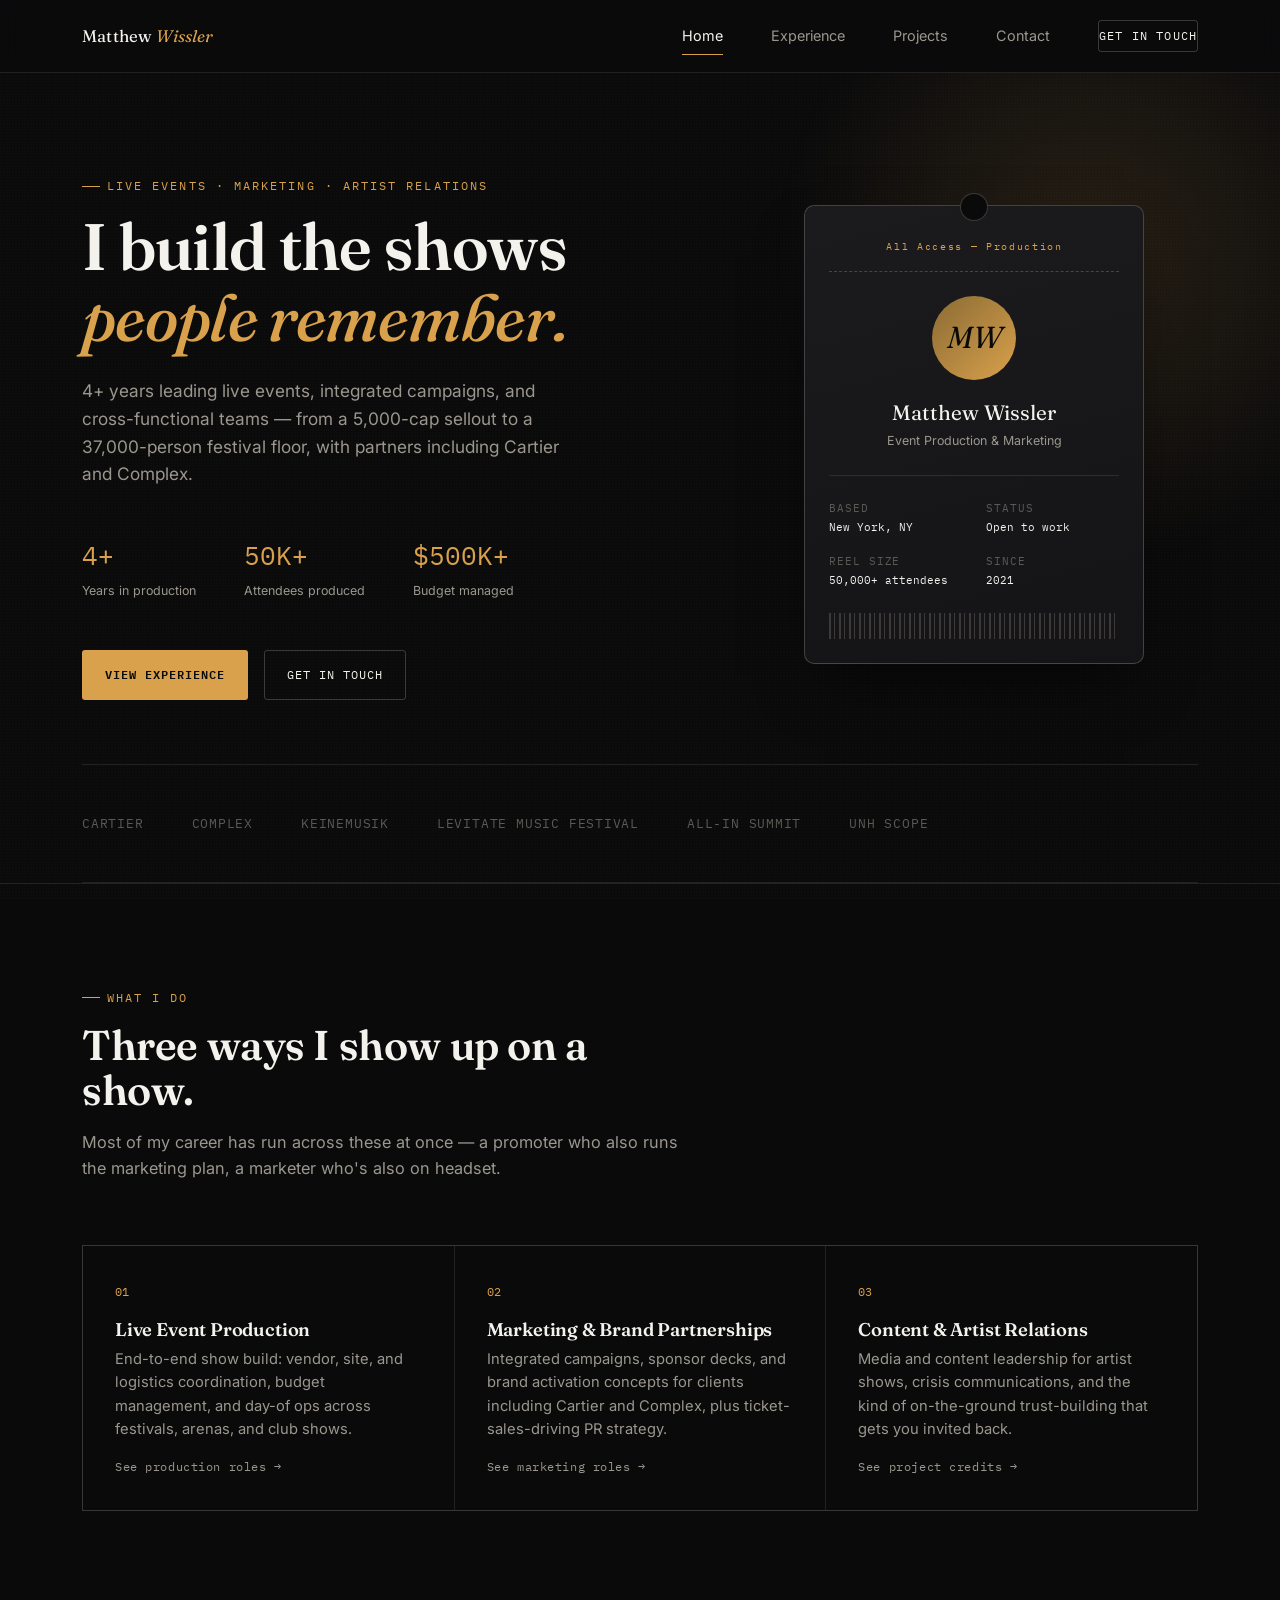
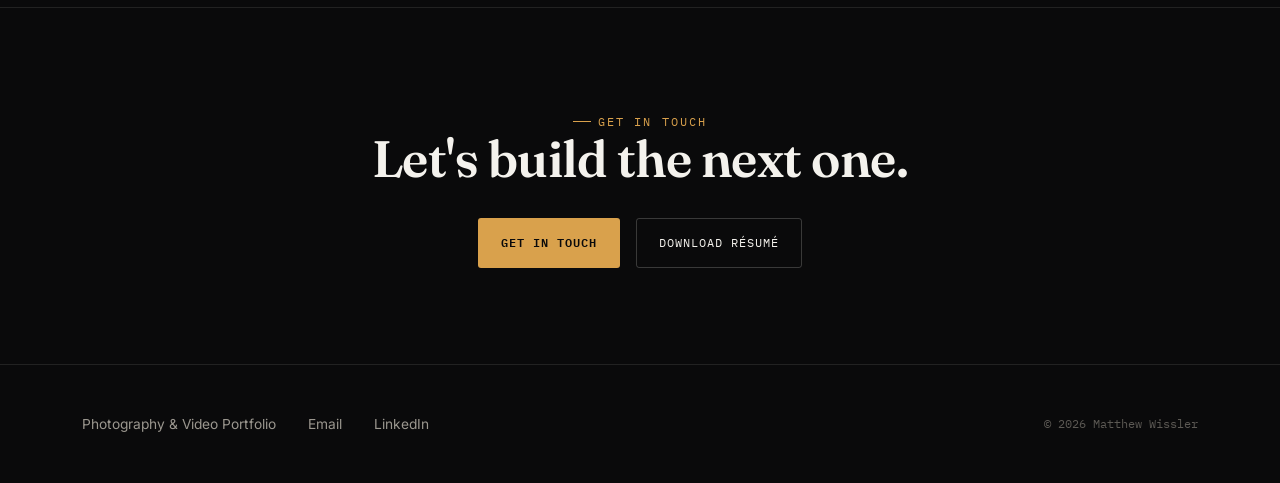
<file: wissler-events-site/index.html>
<!DOCTYPE html>
<html lang="en">
<head>
<meta charset="UTF-8" />
<meta name="viewport" content="width=device-width, initial-scale=1.0" />
<title>Matthew Wissler — Event Production &amp; Marketing</title>
<meta name="description" content="Matthew Wissler — live event production, marketing, and artist relations. 4+ years leading large-scale shows, from 5,000-cap sellouts to 37,000-person festival floors." />
<link rel="preconnect" href="https://fonts.googleapis.com" />
<link rel="preconnect" href="https://fonts.gstatic.com" crossorigin />
<link href="https://fonts.googleapis.com/css2?family=Fraunces:ital,wght@0,500;0,600;1,500;1,600&family=Inter:wght@400;500;600;700&family=IBM+Plex+Mono:wght@400;500&display=swap" rel="stylesheet" />
<link rel="stylesheet" href="css/style.css" />
</head>
<body>

<nav class="site-nav">
  <div class="container">
    <a href="index.html" class="nav-brand">Matthew <span>Wissler</span></a>
    <button class="nav-toggle" aria-label="Toggle menu" aria-expanded="false">☰</button>
    <div class="nav-links">
      <a href="index.html" aria-current="page">Home</a>
      <a href="experience.html">Experience</a>
      <a href="projects.html">Projects</a>
      <a href="contact.html">Contact</a>
      <a href="contact.html" class="nav-cta">Get In Touch</a>
    </div>
  </div>
</nav>

<header class="hero">
  <div class="container hero-grid">
    <div>
      <span class="eyebrow">Live Events · Marketing · Artist Relations</span>
      <h1>I build the shows <em>people remember.</em></h1>
      <p class="hero-lede">4+ years leading live events, integrated campaigns, and cross-functional teams — from a 5,000-cap sellout to a 37,000-person festival floor, with partners including Cartier and Complex.</p>

      <div class="stat-row">
        <div>
          <span class="stat-num">4+</span>
          <span class="stat-label">Years in production</span>
        </div>
        <div>
          <span class="stat-num">50K+</span>
          <span class="stat-label">Attendees produced</span>
        </div>
        <div>
          <span class="stat-num">$500K+</span>
          <span class="stat-label">Budget managed</span>
        </div>
      </div>

      <div class="btn-row">
        <a href="experience.html" class="btn btn-primary">View Experience</a>
        <a href="contact.html" class="btn btn-ghost">Get In Touch</a>
      </div>
    </div>

    <div class="credential reveal">
      <div class="credential-tag">All Access — Production</div>
      <div class="credential-photo">MW</div>
      <div class="credential-name">Matthew Wissler</div>
      <div class="credential-role">Event Production &amp; Marketing</div>
      <dl class="credential-fields">
        <div>
          <dt>Based</dt>
          <dd>New York, NY</dd>
        </div>
        <div>
          <dt>Status</dt>
          <dd>Open to work</dd>
        </div>
        <div>
          <dt>Reel Size</dt>
          <dd>50,000+ attendees</dd>
        </div>
        <div>
          <dt>Since</dt>
          <dd>2021</dd>
        </div>
      </dl>
      <div class="credential-barcode" aria-hidden="true"></div>
    </div>
  </div>
</header>

<div class="container">
  <div class="credit-strip reveal">
    <span>Cartier</span>
    <span>Complex</span>
    <span>Keinemusik</span>
    <span>Levitate Music Festival</span>
    <span>All-In Summit</span>
    <span>UNH SCOPE</span>
  </div>
</div>

<section class="section">
  <div class="container">
    <div class="section-head reveal">
      <span class="eyebrow">What I Do</span>
      <h2>Three ways I show up on a show.</h2>
      <p>Most of my career has run across these at once — a promoter who also runs the marketing plan, a marketer who's also on headset.</p>
    </div>

    <div class="pillars reveal">
      <div class="pillar">
        <span class="pillar-num">01</span>
        <h3>Live Event Production</h3>
        <p>End-to-end show build: vendor, site, and logistics coordination, budget management, and day-of ops across festivals, arenas, and club shows.</p>
        <a href="experience.html" class="pillar-link">See production roles →</a>
      </div>
      <div class="pillar">
        <span class="pillar-num">02</span>
        <h3>Marketing &amp; Brand Partnerships</h3>
        <p>Integrated campaigns, sponsor decks, and brand activation concepts for clients including Cartier and Complex, plus ticket-sales-driving PR strategy.</p>
        <a href="experience.html" class="pillar-link">See marketing roles →</a>
      </div>
      <div class="pillar">
        <span class="pillar-num">03</span>
        <h3>Content &amp; Artist Relations</h3>
        <p>Media and content leadership for artist shows, crisis communications, and the kind of on-the-ground trust-building that gets you invited back.</p>
        <a href="projects.html" class="pillar-link">See project credits →</a>
      </div>
    </div>
  </div>
</section>

<section class="cta-band section">
  <div class="container">
    <span class="eyebrow">Get In Touch</span>
    <h2>Let's build the next one.</h2>
    <div class="btn-row">
      <a href="contact.html" class="btn btn-primary">Get In Touch</a>
      <a href="assets/Matthew_Wissler_Resume.pdf" class="btn btn-ghost" download>Download Résumé</a>
    </div>
  </div>
</section>

<footer class="site-footer">
  <div class="container footer-grid">
    <div class="footer-links">
      <a href="https://wisslerstudios.com" target="_blank" rel="noopener">Photography &amp; Video Portfolio</a>
      <a href="mailto:matthewwissler21@gmail.com">Email</a>
      <a href="#" data-linkedin-placeholder>LinkedIn</a>
    </div>
    <span class="footer-copy">© 2026 Matthew Wissler</span>
  </div>
</footer>

<script src="js/main.js"></script>
</body>
</html>
</file>
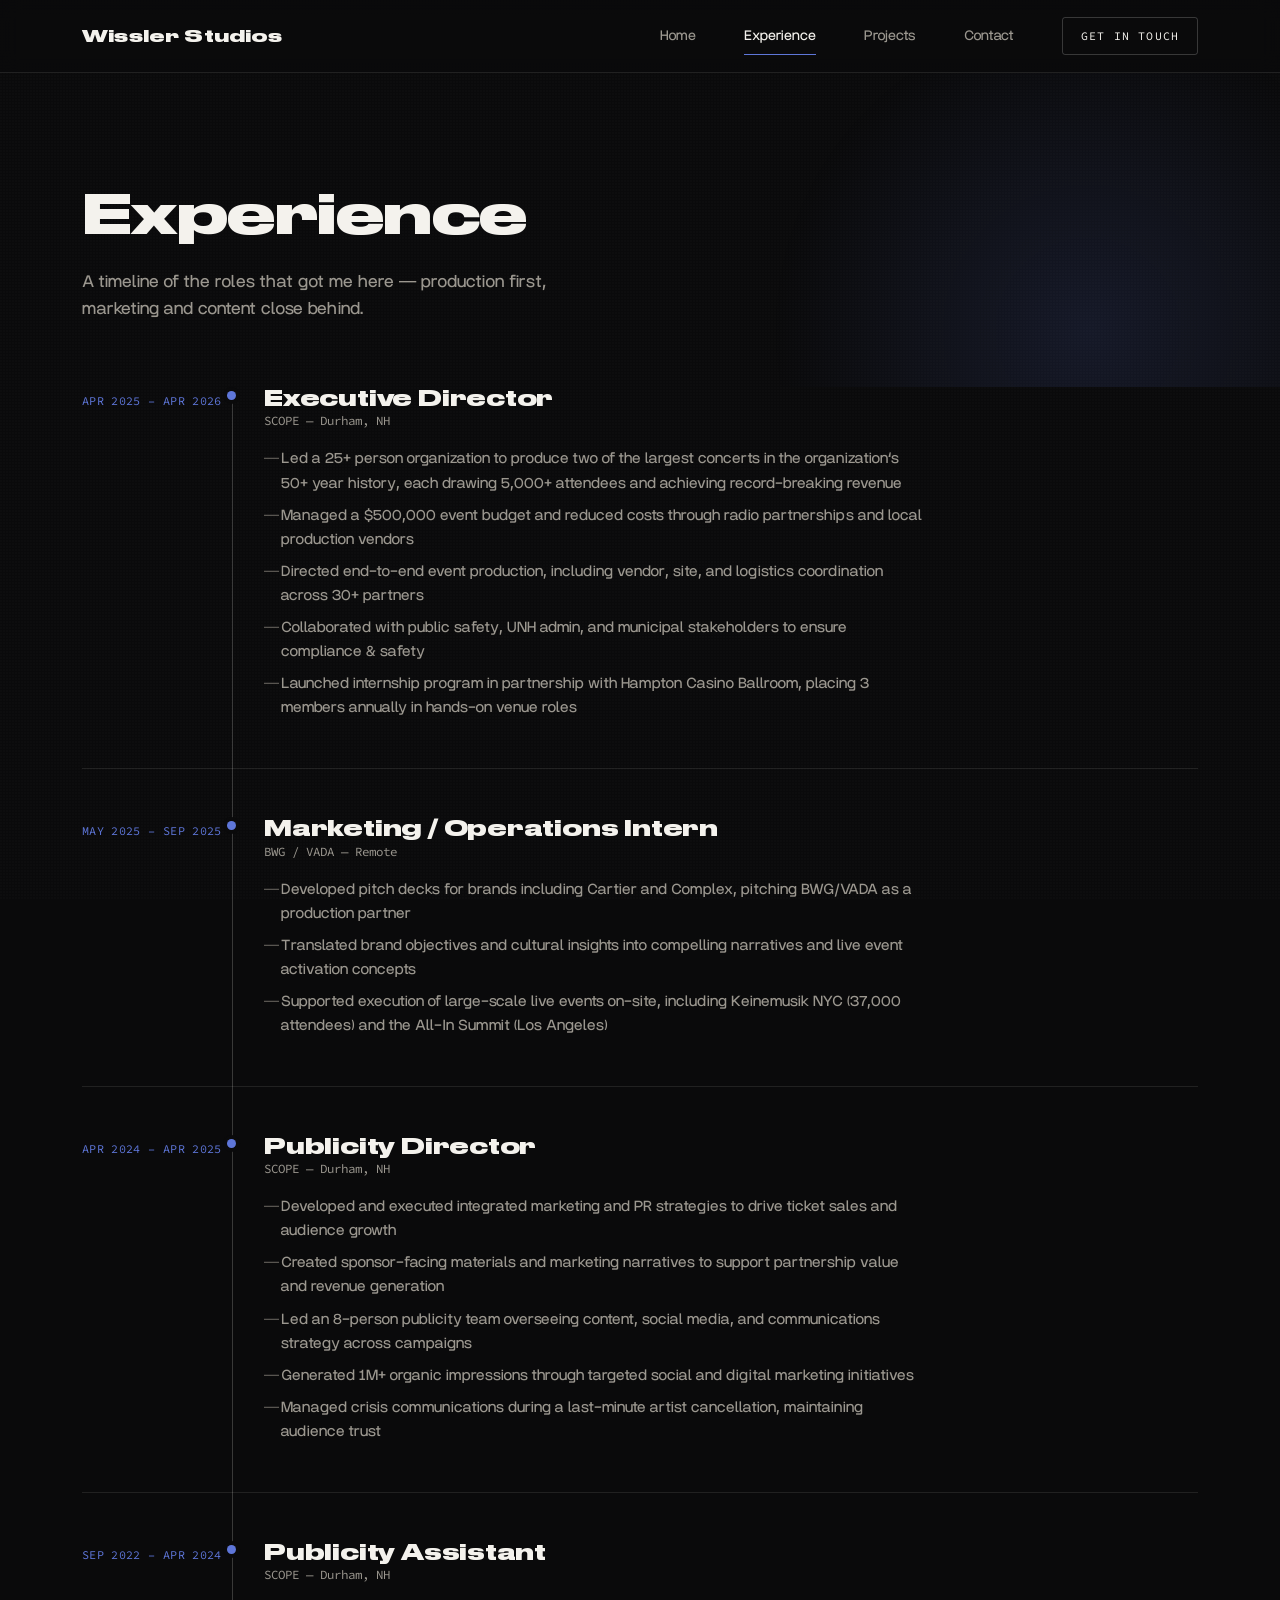
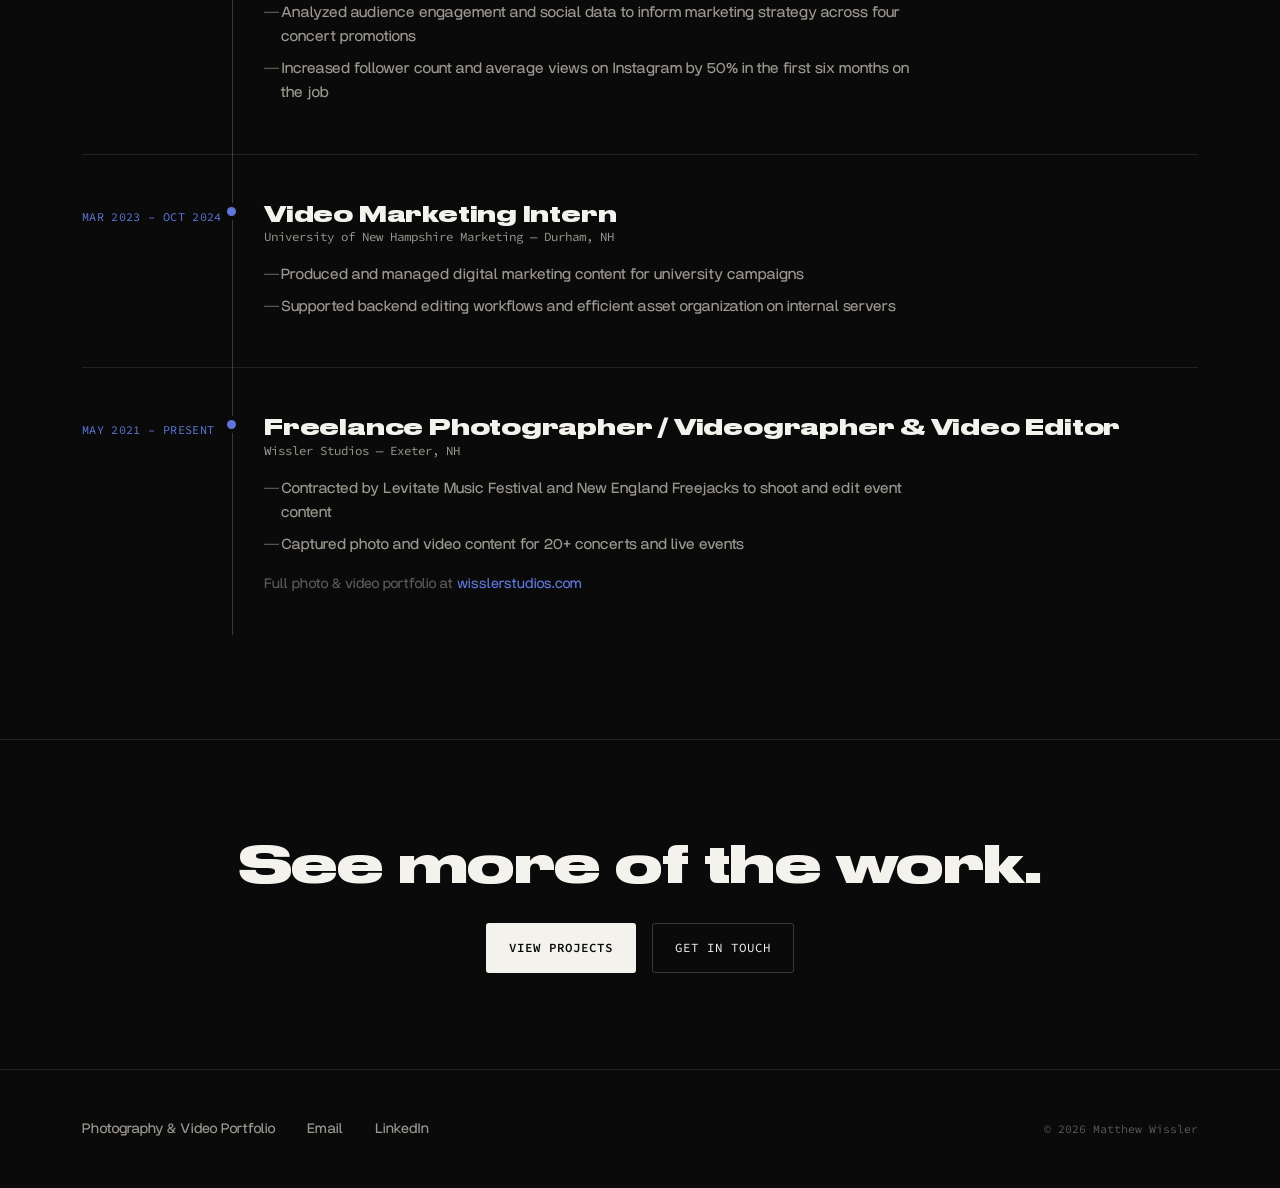
<file: experience.html>
<!DOCTYPE html>
<html lang="en">
<head>
<meta charset="UTF-8" />
<meta name="viewport" content="width=device-width, initial-scale=1.0" />
<title>Experience — Matthew Wissler</title>
<meta name="description" content="A timeline of Matthew Wissler's experience: SCOPE, BWG/VADA, Wissler Studios, and UNH Marketing." />
<link rel="preconnect" href="https://fonts.googleapis.com" />
<link rel="preconnect" href="https://fonts.gstatic.com" crossorigin />
<link href="https://fonts.googleapis.com/css2?family=Fraunces:ital,wght@0,500;0,600;1,500;1,600&family=Inter:wght@400;500;600;700&family=Source+Code+Pro:wght@400;500;600&display=swap" rel="stylesheet" />
<link rel="stylesheet" href="css/style.css?v=20261020b" />
<link rel="icon" type="image/png" href="assets/mwlogo.png" />
<link rel="apple-touch-icon" href="assets/mwlogo.png" />
</head>
<body>

<nav class="site-nav">
  <div class="container">
    <a href="index.html" class="nav-brand">Wissler Studios</a>
    <button class="nav-toggle" aria-label="Toggle menu" aria-expanded="false">☰</button>
    <div class="nav-links">
      <a href="index.html">Home</a>
      <a href="experience.html" aria-current="page">Experience</a>
      <a href="projects.html">Projects</a>
      <a href="contact.html">Contact</a>
      <a href="contact.html" class="nav-cta">Get In Touch</a>
    </div>
  </div>
</nav>

<header class="hero" style="padding-bottom: var(--sp-4);">
  <div class="container">
    <h1 style="font-size: clamp(2.2rem, 4.4vw, 3.4rem);">Experience</h1>
    <p class="hero-lede" style="margin-top: var(--sp-3);">A timeline of the roles that got me here — production first, marketing and content close behind.</p>
  </div>
</header>

<section class="section" style="border-top: none; padding-top: 0;">
  <div class="container">
    <div class="rundown">

      <article class="cue reveal">
        <div class="cue-marker">
          <span class="cue-id">APR 2025 – APR 2026</span>
          <span class="cue-dot"></span>
        </div>
        <div class="cue-body">
          <h3>Executive Director</h3>
          <div class="cue-org">SCOPE — Durham, NH</div>
          <ul class="cue-bullets">
            <li>Led a 25+ person organization to produce two of the largest concerts in the organization's 50+ year history, each drawing 5,000+ attendees and achieving record-breaking revenue</li>
            <li>Managed a $500,000 event budget and reduced costs through radio partnerships and local production vendors</li>
            <li>Directed end-to-end event production, including vendor, site, and logistics coordination across 30+ partners</li>
            <li>Collaborated with public safety, UNH admin, and municipal stakeholders to ensure compliance &amp; safety</li>
            <li>Launched internship program in partnership with Hampton Casino Ballroom, placing 3 members annually in hands-on venue roles</li>
          </ul>
        </div>
      </article>

      <article class="cue reveal">
        <div class="cue-marker">
          <span class="cue-id">MAY 2025 – SEP 2025</span>
          <span class="cue-dot"></span>
        </div>
        <div class="cue-body">
          <h3>Marketing / Operations Intern</h3>
          <div class="cue-org">BWG / VADA — Remote</div>
          <ul class="cue-bullets">
            <li>Developed pitch decks for brands including Cartier and Complex, pitching BWG/VADA as a production partner</li>
            <li>Translated brand objectives and cultural insights into compelling narratives and live event activation concepts</li>
            <li>Supported execution of large-scale live events on-site, including Keinemusik NYC (37,000 attendees) and the All-In Summit (Los Angeles)</li>
          </ul>
        </div>
      </article>

      <article class="cue reveal">
        <div class="cue-marker">
          <span class="cue-id">APR 2024 – APR 2025</span>
          <span class="cue-dot"></span>
        </div>
        <div class="cue-body">
          <h3>Publicity Director</h3>
          <div class="cue-org">SCOPE — Durham, NH</div>
          <ul class="cue-bullets">
            <li>Developed and executed integrated marketing and PR strategies to drive ticket sales and audience growth</li>
            <li>Created sponsor-facing materials and marketing narratives to support partnership value and revenue generation</li>
            <li>Led an 8-person publicity team overseeing content, social media, and communications strategy across campaigns</li>
            <li>Generated 1M+ organic impressions through targeted social and digital marketing initiatives</li>
            <li>Managed crisis communications during a last-minute artist cancellation, maintaining audience trust</li>
          </ul>
        </div>
      </article>

      <article class="cue reveal">
        <div class="cue-marker">
          <span class="cue-id">SEP 2022 – APR 2024</span>
          <span class="cue-dot"></span>
        </div>
        <div class="cue-body">
          <h3>Publicity Assistant</h3>
          <div class="cue-org">SCOPE — Durham, NH</div>
          <ul class="cue-bullets">
            <li>Analyzed audience engagement and social data to inform marketing strategy across four concert promotions</li>
            <li>Increased follower count and average views on Instagram by 50% in the first six months on the job</li>
          </ul>
        </div>
      </article>

      <article class="cue reveal">
        <div class="cue-marker">
          <span class="cue-id">MAR 2023 – OCT 2024</span>
          <span class="cue-dot"></span>
        </div>
        <div class="cue-body">
          <h3>Video Marketing Intern</h3>
          <div class="cue-org">University of New Hampshire Marketing — Durham, NH</div>
          <ul class="cue-bullets">
            <li>Produced and managed digital marketing content for university campaigns</li>
            <li>Supported backend editing workflows and efficient asset organization on internal servers</li>
          </ul>
        </div>
      </article>

      <article class="cue reveal">
        <div class="cue-marker">
          <span class="cue-id">MAY 2021 – PRESENT</span>
          <span class="cue-dot"></span>
        </div>
        <div class="cue-body">
          <h3>Freelance Photographer / Videographer &amp; Video Editor</h3>
          <div class="cue-org">Wissler Studios — Exeter, NH</div>
          <ul class="cue-bullets">
            <li>Contracted by Levitate Music Festival and New England Freejacks to shoot and edit event content</li>
            <li>Captured photo and video content for 20+ concerts and live events</li>
          </ul>
          <div class="rundown-footnote" style="margin-top: var(--sp-2); padding-top: 0; border-top: none;">Full photo &amp; video portfolio at <a href="https://wisslerstudios.com" target="_blank" rel="noopener" style="color: var(--accent);">wisslerstudios.com</a></div>
        </div>
      </article>

    </div>
  </div>
</section>

<section class="cta-band section">
  <div class="container">
    <h2>See more of the work.</h2>
    <div class="btn-row">
      <a href="projects.html" class="btn btn-primary">View Projects</a>
      <a href="contact.html" class="btn btn-ghost">Get In Touch</a>
    </div>
  </div>
</section>

<footer class="site-footer">
  <div class="container footer-grid">
    <div class="footer-links">
      <a href="https://wisslerstudios.com" target="_blank" rel="noopener">Photography &amp; Video Portfolio</a>
      <a href="mailto:mwissler@wisslerstudios.com">Email</a>
      <a href="https://linkedin.com/in/matthewwissler" target="_blank" rel="noopener">LinkedIn</a>
    </div>
    <span class="footer-copy">© 2026 Matthew Wissler</span>
  </div>
</footer>

<script src="js/main.js"></script>
</body>
</html>
</file>
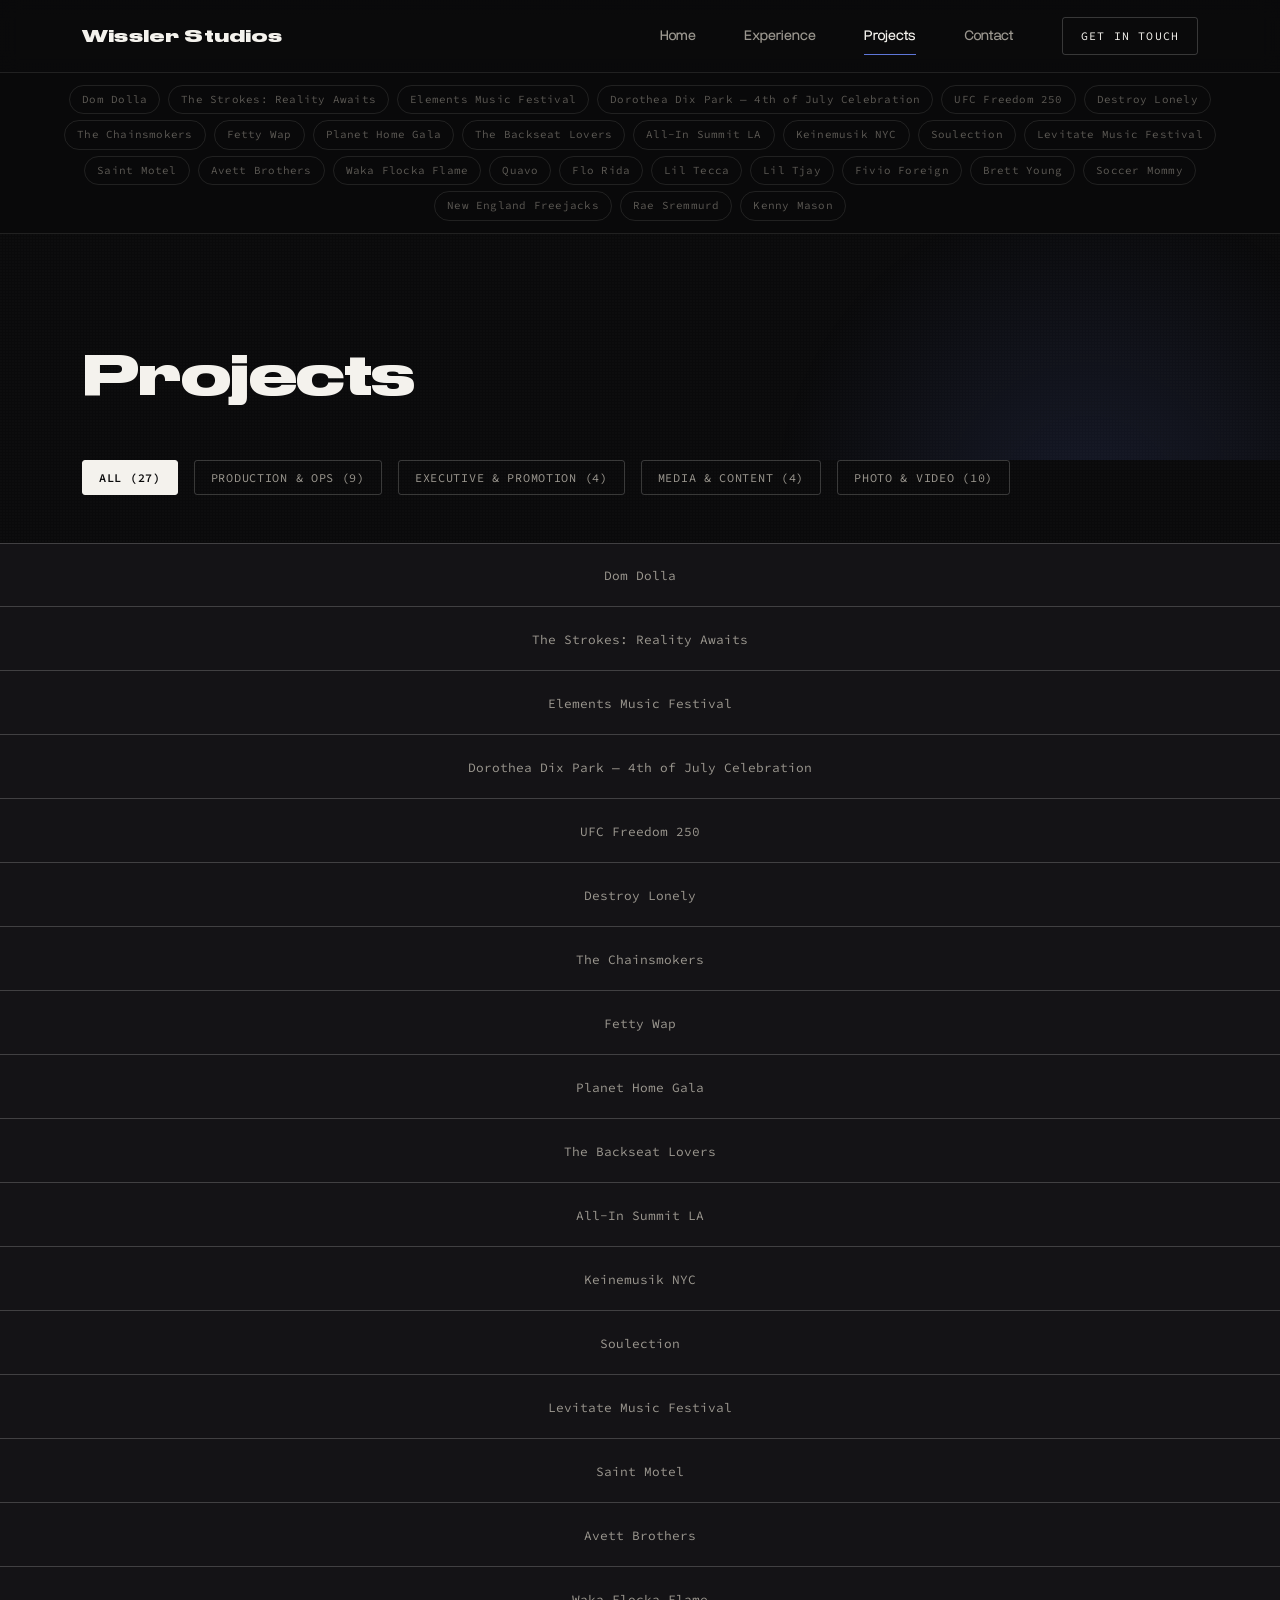
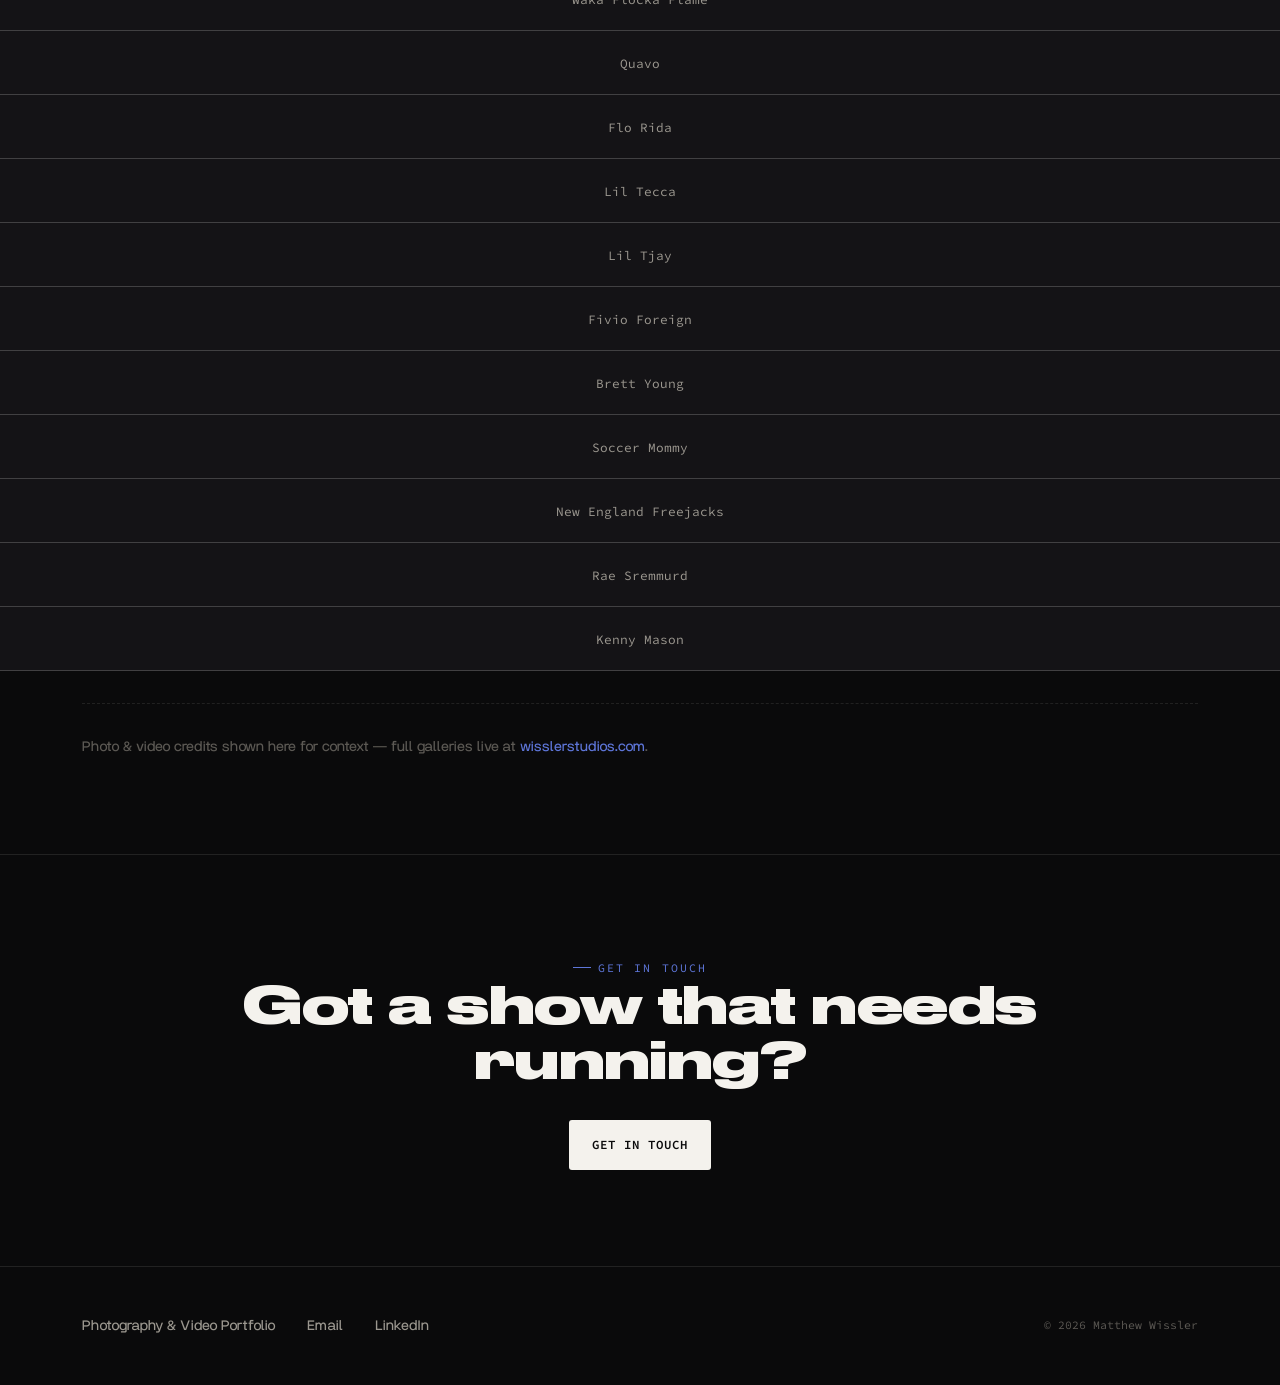
<file: projects.html>
<!DOCTYPE html>
<html lang="en">
<head>
<meta charset="UTF-8" />
<meta name="viewport" content="width=device-width, initial-scale=1.0" />
<title>Projects — Matthew Wissler</title>
<meta name="description" content="25 events and artist credits — production, promotion, media, and content work across venues, festivals, and arenas." />
<link rel="preconnect" href="https://fonts.googleapis.com" />
<link rel="preconnect" href="https://fonts.gstatic.com" crossorigin />
<link href="https://fonts.googleapis.com/css2?family=Fraunces:ital,wght@0,500;0,600;1,500;1,600&family=Inter:wght@400;500;600;700&family=Source+Code+Pro:wght@400;500;600&display=swap" rel="stylesheet" />
<link rel="stylesheet" href="css/style.css?v=20261020b" />
<link rel="icon" type="image/png" href="assets/mwlogo.png" />
<link rel="apple-touch-icon" href="assets/mwlogo.png" />
</head>
<body>

<nav class="site-nav">
  <div class="container">
    <a href="index.html" class="nav-brand">Wissler Studios</a>
    <button class="nav-toggle" aria-label="Toggle menu" aria-expanded="false">☰</button>
    <div class="nav-links">
      <a href="index.html">Home</a>
      <a href="experience.html">Experience</a>
      <a href="projects.html" aria-current="page">Projects</a>
      <a href="contact.html">Contact</a>
      <a href="contact.html" class="nav-cta">Get In Touch</a>
    </div>
  </div>
</nav>

<nav class="jump-nav" aria-label="Jump to a project">
  <button class="jump-nav-toggle" aria-expanded="false" aria-controls="jumpNavTrack">
    Jump to a project
    <svg viewBox="0 0 24 24" fill="none" stroke="currentColor" stroke-width="2" stroke-linecap="round" stroke-linejoin="round"><polyline points="6 9 12 15 18 9"/></svg>
  </button>
  <div class="jump-nav-track" id="jumpNavTrack">
      <a href="#project-01" data-category="production" title="Dom Dolla" aria-label="Jump to Dom Dolla">Dom Dolla</a>
      <a href="#project-02" data-category="production" title="The Strokes: Reality Awaits" aria-label="Jump to The Strokes: Reality Awaits">The Strokes: Reality Awaits</a>
      <a href="#project-03" data-category="production" title="Elements Music Festival" aria-label="Jump to Elements Music Festival">Elements Music Festival</a>
      <a href="#project-04" data-category="production" title="Dorothea Dix Park — 4th of July Celebration" aria-label="Jump to Dorothea Dix Park — 4th of July Celebration">Dorothea Dix Park — 4th of July Celebration</a>
      <a href="#project-05" data-category="production" title="UFC Freedom 250" aria-label="Jump to UFC Freedom 250">UFC Freedom 250</a>
      <a href="#project-06" data-category="photo" title="Destroy Lonely" aria-label="Jump to Destroy Lonely">Destroy Lonely</a>
      <a href="#project-07" data-category="photo" title="The Chainsmokers" aria-label="Jump to The Chainsmokers">The Chainsmokers</a>
      <a href="#project-08" data-category="executive" title="Fetty Wap" aria-label="Jump to Fetty Wap">Fetty Wap</a>
      <a href="#project-09" data-category="production" title="Planet Home Gala" aria-label="Jump to Planet Home Gala">Planet Home Gala</a>
      <a href="#project-10" data-category="executive" title="The Backseat Lovers" aria-label="Jump to The Backseat Lovers">The Backseat Lovers</a>
      <a href="#project-11" data-category="production" title="All-In Summit LA" aria-label="Jump to All-In Summit LA">All-In Summit LA</a>
      <a href="#project-12" data-category="production" title="Keinemusik NYC" aria-label="Jump to Keinemusik NYC">Keinemusik NYC</a>
      <a href="#project-13" data-category="production" title="Soulection" aria-label="Jump to Soulection">Soulection</a>
      <a href="#project-14" data-category="photo" title="Levitate Music Festival" aria-label="Jump to Levitate Music Festival">Levitate Music Festival</a>
      <a href="#project-15" data-category="photo" title="Saint Motel" aria-label="Jump to Saint Motel">Saint Motel</a>
      <a href="#project-16" data-category="photo" title="Avett Brothers" aria-label="Jump to Avett Brothers">Avett Brothers</a>
      <a href="#project-17" data-category="executive" title="Waka Flocka Flame" aria-label="Jump to Waka Flocka Flame">Waka Flocka Flame</a>
      <a href="#project-18" data-category="photo" title="Quavo" aria-label="Jump to Quavo">Quavo</a>
      <a href="#project-19" data-category="executive" title="Flo Rida" aria-label="Jump to Flo Rida">Flo Rida</a>
      <a href="#project-20" data-category="media" title="Lil Tecca" aria-label="Jump to Lil Tecca">Lil Tecca</a>
      <a href="#project-21" data-category="photo" title="Lil Tjay" aria-label="Jump to Lil Tjay">Lil Tjay</a>
      <a href="#project-22" data-category="photo" title="Fivio Foreign" aria-label="Jump to Fivio Foreign">Fivio Foreign</a>
      <a href="#project-23" data-category="media" title="Brett Young" aria-label="Jump to Brett Young">Brett Young</a>
      <a href="#project-24" data-category="photo" title="Soccer Mommy" aria-label="Jump to Soccer Mommy">Soccer Mommy</a>
      <a href="#project-25" data-category="photo" title="New England Freejacks" aria-label="Jump to New England Freejacks">New England Freejacks</a>
      <a href="#project-26" data-category="media" title="Rae Sremmurd" aria-label="Jump to Rae Sremmurd">Rae Sremmurd</a>
      <a href="#project-27" data-category="media" title="Kenny Mason" aria-label="Jump to Kenny Mason">Kenny Mason</a>
  </div>
</nav>

<header class="hero" style="padding-bottom: var(--sp-4);">
  <div class="container">
    <h1 style="font-size: clamp(2.2rem, 4.4vw, 3.4rem);">Projects</h1>
  </div>
</header>

<section class="section" style="border-top: none; padding-top: 0;">
  <div class="container">

    <div class="tabs reveal" role="tablist" aria-label="Filter projects by category">
      <button class="tab" data-filter="all" role="tab" aria-selected="true">All (27)</button>
      <button class="tab" data-filter="production" role="tab" aria-selected="false">Production &amp; Ops (9)</button>
      <button class="tab" data-filter="executive" role="tab" aria-selected="false">Executive &amp; Promotion (4)</button>
      <button class="tab" data-filter="media" role="tab" aria-selected="false">Media &amp; Content (4)</button>
      <button class="tab" data-filter="photo" role="tab" aria-selected="false">Photo &amp; Video (10)</button>
    </div>

  </div>

    <div class="reveal-list" id="revealList">

      <article class="reveal-project" data-category="production" id="project-01">
        <div class="rp-card" tabindex="0">
          <div class="rp-collapsed-label">Dom Dolla</div>
          <div class="rp-expanded">
            <span class="rp-index">01 / 27</span>
            <h3 class="rp-title">Dom Dolla</h3>
            <p class="rp-meta">Flushing, NY &middot; <span class="rp-role">Exterior Manager / Truck Marshal</span> &middot; Oct 2026</p>
            <div class="rp-gallery">
              <div class="rp-media" style="aspect-ratio: 900 / 1200;">
                <picture>
                  <source srcset="assets/projects/dom-dolla-1.webp" type="image/webp" />
                  <img src="assets/projects/dom-dolla-1.jpg" alt="Fireworks over the main stage above a packed crowd at Dom Dolla, Flushing Meadows Corona Park, Flushing, NY" loading="lazy" />
                </picture>
              </div>
              <div class="rp-media" style="aspect-ratio: 900 / 675;">
                <picture>
                  <source srcset="assets/projects/dom-dolla-2.webp" type="image/webp" />
                  <img src="assets/projects/dom-dolla-2.jpg" alt="Laser beams sweeping across the crowd and stage at Dom Dolla, Flushing Meadows Corona Park, Flushing, NY" loading="lazy" />
                </picture>
              </div>
            </div>
          </div>
        </div>
      </article>

      <article class="reveal-project" data-category="production" id="project-02">
        <div class="rp-card" tabindex="0">
          <div class="rp-collapsed-label">The Strokes: Reality Awaits</div>
          <div class="rp-expanded">
            <span class="rp-index">02 / 27</span>
            <h3 class="rp-title">The Strokes: Reality Awaits</h3>
            <p class="rp-meta">Flushing, NY &middot; <span class="rp-role">Exterior Manager / Truck Marshal</span> &middot; Oct 2026</p>
            <div class="rp-gallery">
              <div class="rp-media" style="aspect-ratio: 900 / 1125;">
                <picture>
                  <source srcset="assets/projects/strokes-reality-1.webp" type="image/webp" />
                  <img src="assets/projects/strokes-reality-1.jpg" alt="The Unisphere globe against a blue sky at Flushing Meadows Corona Park, Flushing, NY" loading="lazy" />
                </picture>
              </div>
              <div class="rp-media" style="aspect-ratio: 900 / 1125;">
                <picture>
                  <source srcset="assets/projects/strokes-reality-2.webp" type="image/webp" />
                  <img src="assets/projects/strokes-reality-2.jpg" alt="Fireworks over the main stage and crowd at The Strokes: Reality Awaits, Flushing Meadows Corona Park, Flushing, NY" loading="lazy" />
                </picture>
              </div>
              <div class="rp-media" style="aspect-ratio: 900 / 1125;">
                <picture>
                  <source srcset="assets/projects/strokes-reality-3.webp" type="image/webp" />
                  <img src="assets/projects/strokes-reality-3.jpg" alt="The Strokes performing on stage under purple and teal lights, Flushing Meadows Corona Park, Flushing, NY" loading="lazy" />
                </picture>
              </div>
            </div>
          </div>
        </div>
      </article>

      <article class="reveal-project" data-category="production" id="project-03">
        <div class="rp-card" tabindex="0">
          <div class="rp-collapsed-label">Elements Music Festival</div>
          <div class="rp-expanded">
            <span class="rp-index">03 / 27</span>
            <h3 class="rp-title">Elements Music Festival</h3>
            <p class="rp-meta">Long Pond, PA &middot; <span class="rp-role">BOH Ops / Staff Lodging</span> &middot; Aug 2026</p>
            <div class="rp-gallery">
              <div class="rp-media" style="aspect-ratio: 900 / 675;">
                <picture>
                  <source srcset="assets/projects/elements-1.webp" type="image/webp" />
                  <img src="assets/projects/elements-1.jpg" alt="Crowd and stage with red pyro at Elements Music Festival, Long Pond, PA" loading="lazy" />
                </picture>
              </div>
              <div class="rp-media" style="aspect-ratio: 900 / 1200;">
                <picture>
                  <source srcset="assets/projects/elements-2.webp" type="image/webp" />
                  <img src="assets/projects/elements-2.jpg" alt="Production booth view of the main stage at Elements Music Festival, Long Pond, PA" loading="lazy" />
                </picture>
              </div>
              <div class="rp-media" style="aspect-ratio: 900 / 1200;">
                <picture>
                  <source srcset="assets/projects/elements-3.webp" type="image/webp" />
                  <img src="assets/projects/elements-3.jpg" alt="Fireworks display over Elements Music Festival, Long Pond, PA" loading="lazy" />
                </picture>
              </div>
            </div>
          </div>
        </div>
      </article>

      <article class="reveal-project" data-category="production" id="project-04">
        <div class="rp-card compact" tabindex="0">
          <div class="rp-collapsed-label">Dorothea Dix Park — 4th of July Celebration</div>
          <div class="rp-expanded">
            <span class="rp-index">04 / 27</span>
            <h3 class="rp-title">Dorothea Dix Park — 4th of July Celebration</h3>
            <p class="rp-meta">Raleigh, NC &middot; <span class="rp-role">Shuttles Manager</span> &middot; Jul 2026</p>
          </div>
        </div>
      </article>

      <article class="reveal-project" data-category="production" id="project-05">
        <div class="rp-card" tabindex="0">
          <div class="rp-collapsed-label">UFC Freedom 250</div>
          <div class="rp-expanded">
            <span class="rp-index">05 / 27</span>
            <h3 class="rp-title">UFC Freedom 250</h3>
            <p class="rp-meta">Washington, D.C. &middot; <span class="rp-role">Runner / PA / Exterior Ops</span> &middot; Jun 2026</p>
            <div class="rp-gallery">
              <div class="rp-media" style="aspect-ratio: 900 / 1200;">
                <picture>
                  <source srcset="assets/projects/ufc-freedom-1.webp" type="image/webp" />
                  <img src="assets/projects/ufc-freedom-1.jpg" alt="UFC Freedom 250 event build at the National Mall by day, Washington, D.C." loading="lazy" />
                </picture>
              </div>
              <div class="rp-media" style="aspect-ratio: 900 / 1200;">
                <picture>
                  <source srcset="assets/projects/ufc-freedom-2.webp" type="image/webp" />
                  <img src="assets/projects/ufc-freedom-2.jpg" alt="UFC Freedom 250 stage setup at night with the Washington Monument, Washington, D.C." loading="lazy" />
                </picture>
              </div>
              <div class="rp-media" style="aspect-ratio: 900 / 1600;">
                <picture>
                  <source srcset="assets/projects/ufc-freedom-3.webp" type="image/webp" />
                  <img src="assets/projects/ufc-freedom-3.jpg" alt="Production crew on site at UFC Freedom 250, Washington, D.C." loading="lazy" />
                </picture>
              </div>
            </div>
          </div>
        </div>
      </article>

      <article class="reveal-project" data-category="photo" id="project-06">
        <div class="rp-card" tabindex="0">
          <div class="rp-collapsed-label">Destroy Lonely</div>
          <div class="rp-expanded">
            <span class="rp-index">06 / 27</span>
            <h3 class="rp-title">Destroy Lonely</h3>
            <p class="rp-meta">Middlebury, VT &middot; <span class="rp-role">Joint Lead Photographer / PA</span> &middot; May 2026</p>
            <div class="rp-gallery">
              <div class="rp-media" style="aspect-ratio: 760 / 1140;">
                <picture>
                  <source srcset="assets/projects/destroy-lonely-1.webp" type="image/webp" />
                  <img src="assets/projects/destroy-lonely-1.jpg" alt="Destroy Lonely silhouetted on stage under crossed spotlights, Middlebury, VT" loading="lazy" />
                </picture>
              </div>
              <div class="rp-media" style="aspect-ratio: 760 / 1140;">
                <picture>
                  <source srcset="assets/projects/destroy-lonely-2.webp" type="image/webp" />
                  <img src="assets/projects/destroy-lonely-2.jpg" alt="Destroy Lonely performing with motion blur, Middlebury, VT" loading="lazy" />
                </picture>
              </div>
              <div class="rp-media" style="aspect-ratio: 760 / 1140;">
                <picture>
                  <source srcset="assets/projects/destroy-lonely-3.webp" type="image/webp" />
                  <img src="assets/projects/destroy-lonely-3.jpg" alt="Destroy Lonely on stage, Middlebury, VT" loading="lazy" />
                </picture>
              </div>
            </div>
          </div>
        </div>
      </article>

      <article class="reveal-project" data-category="photo" id="project-07">
        <div class="rp-card" tabindex="0">
          <div class="rp-collapsed-label">The Chainsmokers</div>
          <div class="rp-expanded">
            <span class="rp-index">07 / 27</span>
            <h3 class="rp-title">The Chainsmokers</h3>
            <p class="rp-meta">Boston, MA &middot; <span class="rp-role">Joint Lead Photographer / PA</span> &middot; Apr 2026</p>
            <div class="rp-gallery">
              <div class="rp-media" style="aspect-ratio: 760 / 1140;">
                <picture>
                  <source srcset="assets/projects/chainsmokers-1.webp" type="image/webp" />
                  <img src="assets/projects/chainsmokers-1.jpg" alt="The Chainsmokers performing on stage, Boston, MA" loading="lazy" />
                </picture>
              </div>
              <div class="rp-media" style="aspect-ratio: 760 / 1140;">
                <picture>
                  <source srcset="assets/projects/chainsmokers-2.webp" type="image/webp" />
                  <img src="assets/projects/chainsmokers-2.jpg" alt="The Chainsmokers performer overlooking the crowd, Boston, MA" loading="lazy" />
                </picture>
              </div>
              <div class="rp-media" style="aspect-ratio: 760 / 1140;">
                <picture>
                  <source srcset="assets/projects/chainsmokers-3.webp" type="image/webp" />
                  <img src="assets/projects/chainsmokers-3.jpg" alt="Crowd at The Chainsmokers show, Boston, MA" loading="lazy" />
                </picture>
              </div>
            </div>
          </div>
        </div>
      </article>

      <article class="reveal-project" data-category="executive" id="project-08">
        <div class="rp-card" tabindex="0">
          <div class="rp-collapsed-label">Fetty Wap</div>
          <div class="rp-expanded">
            <span class="rp-index">08 / 27</span>
            <h3 class="rp-title">Fetty Wap</h3>
            <p class="rp-meta">Durham, NH &middot; <span class="rp-role">Executive Promoter &amp; Producer</span> &middot; Apr 2026</p>
            <div class="rp-gallery">
              <div class="rp-media" style="aspect-ratio: 900 / 1350;">
                <picture>
                  <source srcset="assets/projects/fetty-wap-1.webp" type="image/webp" />
                  <img src="assets/projects/fetty-wap-1.jpg" alt="Fetty Wap performing close-up on stage, Durham, NH" loading="lazy" />
                </picture>
              </div>
              <div class="rp-media" style="aspect-ratio: 900 / 600;">
                <picture>
                  <source srcset="assets/projects/fetty-wap-2.webp" type="image/webp" />
                  <img src="assets/projects/fetty-wap-2.jpg" alt="Fetty Wap on stage with pyro effects and full crowd, Durham, NH" loading="lazy" />
                </picture>
              </div>
              <div class="rp-media" style="aspect-ratio: 900 / 600;">
                <picture>
                  <source srcset="assets/projects/fetty-wap-3.webp" type="image/webp" />
                  <img src="assets/projects/fetty-wap-3.jpg" alt="Full arena view of the Fetty Wap show, Durham, NH" loading="lazy" />
                </picture>
              </div>
            </div>
          </div>
        </div>
      </article>

      <article class="reveal-project" data-category="production" id="project-09">
        <div class="rp-card compact" tabindex="0">
          <div class="rp-collapsed-label">Planet Home Gala</div>
          <div class="rp-expanded">
            <span class="rp-index">09 / 27</span>
            <h3 class="rp-title">Planet Home Gala</h3>
            <p class="rp-meta">Boston, MA &middot; <span class="rp-role">Exterior Ops / PA</span> &middot; Oct 2025</p>
          </div>
        </div>
      </article>

      <article class="reveal-project" data-category="executive" id="project-10">
        <div class="rp-card" tabindex="0">
          <div class="rp-collapsed-label">The Backseat Lovers</div>
          <div class="rp-expanded">
            <span class="rp-index">10 / 27</span>
            <h3 class="rp-title">The Backseat Lovers</h3>
            <p class="rp-meta">Durham, NH &middot; <span class="rp-role">Executive Promoter &amp; Producer</span> &middot; Sep 2025</p>
            <div class="rp-gallery">
              <div class="rp-media" style="aspect-ratio: 900 / 1126;">
                <picture>
                  <source srcset="assets/projects/backseat-lovers-1.webp" type="image/webp" />
                  <img src="assets/projects/backseat-lovers-1.jpg" alt="Full arena crowd with phone lights at The Backseat Lovers show, Durham, NH" loading="lazy" />
                </picture>
              </div>
              <div class="rp-media" style="aspect-ratio: 900 / 600;">
                <picture>
                  <source srcset="assets/projects/backseat-lovers-2.webp" type="image/webp" />
                  <img src="assets/projects/backseat-lovers-2.jpg" alt="The Backseat Lovers singer performing on guitar, Durham, NH" loading="lazy" />
                </picture>
              </div>
              <div class="rp-media" style="aspect-ratio: 900 / 1350;">
                <picture>
                  <source srcset="assets/projects/backseat-lovers-3.webp" type="image/webp" />
                  <img src="assets/projects/backseat-lovers-3.jpg" alt="The Backseat Lovers guitarist performing under red stage light, Durham, NH" loading="lazy" />
                </picture>
              </div>
            </div>
          </div>
        </div>
      </article>

      <article class="reveal-project" data-category="production" id="project-11">
        <div class="rp-card" tabindex="0">
          <div class="rp-collapsed-label">All-In Summit LA</div>
          <div class="rp-expanded">
            <span class="rp-index">11 / 27</span>
            <h3 class="rp-title">All-In Summit LA</h3>
            <p class="rp-meta">Los Angeles, CA &middot; <span class="rp-role">Exterior Ops / Ped. Manager / Shuttle Manager</span> &middot; Sep 2025</p>
            <div class="rp-gallery">
              <div class="rp-media" style="aspect-ratio: 900 / 1200;">
                <picture>
                  <source srcset="assets/projects/all-in-summit-1.webp" type="image/webp" />
                  <img src="assets/projects/all-in-summit-1.jpg" alt="Crowd outside the venue at night, All-In Summit LA, Los Angeles, CA" loading="lazy" />
                </picture>
              </div>
              <div class="rp-media" style="aspect-ratio: 900 / 1200;">
                <picture>
                  <source srcset="assets/projects/all-in-summit-2.webp" type="image/webp" />
                  <img src="assets/projects/all-in-summit-2.jpg" alt="Load-in day at the Shrine Auditorium with All-In Summit banner, Los Angeles, CA" loading="lazy" />
                </picture>
              </div>
              <div class="rp-media" style="aspect-ratio: 900 / 1200;">
                <picture>
                  <source srcset="assets/projects/all-in-summit-3.webp" type="image/webp" />
                  <img src="assets/projects/all-in-summit-3.jpg" alt="Empty auditorium interior before doors open, All-In Summit LA, Los Angeles, CA" loading="lazy" />
                </picture>
              </div>
            </div>
          </div>
        </div>
      </article>

      <article class="reveal-project" data-category="production" id="project-12">
        <div class="rp-card" tabindex="0">
          <div class="rp-collapsed-label">Keinemusik NYC</div>
          <div class="rp-expanded">
            <span class="rp-index">12 / 27</span>
            <h3 class="rp-title">Keinemusik NYC</h3>
            <p class="rp-meta">Flushing, NY &middot; <span class="rp-role">Area Manager / Exterior Ops</span> &middot; Jul 2025</p>
            <div class="rp-gallery">
              <div class="rp-media" style="aspect-ratio: 900 / 1200;">
                <picture>
                  <source srcset="assets/projects/keinemusik-nyc-1.webp" type="image/webp" />
                  <img src="assets/projects/keinemusik-nyc-1.jpg" alt="The Unisphere at Flushing Meadows Corona Park at night, Flushing, NY" loading="lazy" />
                </picture>
              </div>
              <div class="rp-media" style="aspect-ratio: 900 / 1200;">
                <picture>
                  <source srcset="assets/projects/keinemusik-nyc-2.webp" type="image/webp" />
                  <img src="assets/projects/keinemusik-nyc-2.jpg" alt="Crowd and stage lighting through fog at Keinemusik NYC, Flushing, NY" loading="lazy" />
                </picture>
              </div>
            </div>
          </div>
        </div>
      </article>

      <article class="reveal-project" data-category="production" id="project-13">
        <div class="rp-card compact" tabindex="0">
          <div class="rp-collapsed-label">Soulection</div>
          <div class="rp-expanded">
            <span class="rp-index">13 / 27</span>
            <h3 class="rp-title">Soulection</h3>
            <p class="rp-meta">Flushing, NY &middot; <span class="rp-role">Area Manager / Exterior Ops</span> &middot; Jul 2025</p>
          </div>
        </div>
      </article>

      <article class="reveal-project" data-category="photo" id="project-14">
        <div class="rp-card" tabindex="0">
          <div class="rp-collapsed-label">Levitate Music Festival</div>
          <div class="rp-expanded">
            <span class="rp-index">14 / 27</span>
            <h3 class="rp-title">Levitate Music Festival</h3>
            <p class="rp-meta">Marshfield, MA &middot; <span class="rp-role">Photographer</span> &middot; Jul 2025</p>
            <div class="rp-gallery">
              <div class="rp-media" style="aspect-ratio: 900 / 1200;">
                <picture>
                  <source srcset="assets/projects/levitate-1.webp" type="image/webp" />
                  <img src="assets/projects/levitate-1.jpg" alt="Fan on shoulders in the crowd at Levitate Music Festival, Marshfield, MA" loading="lazy" />
                </picture>
              </div>
              <div class="rp-media" style="aspect-ratio: 900 / 675;">
                <picture>
                  <source srcset="assets/projects/levitate-2.webp" type="image/webp" />
                  <img src="assets/projects/levitate-2.jpg" alt="Crowd tossing inflatables at Levitate Music Festival, Marshfield, MA" loading="lazy" />
                </picture>
              </div>
              <div class="rp-media" style="aspect-ratio: 900 / 597;">
                <picture>
                  <source srcset="assets/projects/levitate-3.webp" type="image/webp" />
                  <img src="assets/projects/levitate-3.jpg" alt="Stoke Stage at Levitate Music Festival, Marshfield, MA" loading="lazy" />
                </picture>
              </div>
            </div>
          </div>
        </div>
      </article>

      <article class="reveal-project" data-category="photo" id="project-15">
        <div class="rp-card" tabindex="0">
          <div class="rp-collapsed-label">Saint Motel</div>
          <div class="rp-expanded">
            <span class="rp-index">15 / 27</span>
            <h3 class="rp-title">Saint Motel</h3>
            <p class="rp-meta">Boston, MA &middot; <span class="rp-role">Photographer</span> &middot; May 2025</p>
            <div class="rp-gallery">
              <div class="rp-media" style="aspect-ratio: 900 / 1125;">
                <picture>
                  <source srcset="assets/projects/saint-motel-1.webp" type="image/webp" />
                  <img src="assets/projects/saint-motel-1.jpg" alt="Fans lighting up three balconies with phone lights at a Saint Motel show, Boston, MA" loading="lazy" />
                </picture>
              </div>
              <div class="rp-media" style="aspect-ratio: 900 / 1125;">
                <picture>
                  <source srcset="assets/projects/saint-motel-2.webp" type="image/webp" />
                  <img src="assets/projects/saint-motel-2.jpg" alt="Saint Motel bassist in a dark suit and amber glasses playing a silver bass, Boston, MA" loading="lazy" />
                </picture>
              </div>
              <div class="rp-media" style="aspect-ratio: 900 / 1125;">
                <picture>
                  <source srcset="assets/projects/saint-motel-3.webp" type="image/webp" />
                  <img src="assets/projects/saint-motel-3.jpg" alt="Saint Motel singer in a dark suit holding a microphone in warm and blue stage light, Boston, MA" loading="lazy" />
                </picture>
              </div>
            </div>
          </div>
        </div>
      </article>

      <article class="reveal-project" data-category="photo" id="project-16">
        <div class="rp-card" tabindex="0">
          <div class="rp-collapsed-label">Avett Brothers</div>
          <div class="rp-expanded">
            <span class="rp-index">16 / 27</span>
            <h3 class="rp-title">Avett Brothers</h3>
            <p class="rp-meta">Durham, NH &middot; <span class="rp-role">Photographer</span> &middot; May 2025</p>
            <div class="rp-gallery">
              <div class="rp-media" style="aspect-ratio: 900 / 600;">
                <picture>
                  <source srcset="assets/projects/avett-brothers-1.webp" type="image/webp" />
                  <img src="assets/projects/avett-brothers-1.jpg" alt="Avett Brothers performing full band on stage, Durham, NH" loading="lazy" />
                </picture>
              </div>
              <div class="rp-media" style="aspect-ratio: 900 / 1125;">
                <picture>
                  <source srcset="assets/projects/avett-brothers-2.webp" type="image/webp" />
                  <img src="assets/projects/avett-brothers-2.jpg" alt="Avett Brothers guitarist performing, Durham, NH" loading="lazy" />
                </picture>
              </div>
              <div class="rp-media" style="aspect-ratio: 900 / 600;">
                <picture>
                  <source srcset="assets/projects/avett-brothers-3.webp" type="image/webp" />
                  <img src="assets/projects/avett-brothers-3.jpg" alt="Avett Brothers banjo player singing, Durham, NH" loading="lazy" />
                </picture>
              </div>
            </div>
          </div>
        </div>
      </article>

      <article class="reveal-project" data-category="executive" id="project-17">
        <div class="rp-card" tabindex="0">
          <div class="rp-collapsed-label">Waka Flocka Flame</div>
          <div class="rp-expanded">
            <span class="rp-index">17 / 27</span>
            <h3 class="rp-title">Waka Flocka Flame</h3>
            <p class="rp-meta">Durham, NH &middot; <span class="rp-role">Executive Marketing &amp; Media Director</span> &middot; Apr 2025</p>
            <div class="rp-gallery">
              <div class="rp-media" style="aspect-ratio: 900 / 1350;">
                <picture>
                  <source srcset="assets/projects/waka-flocka-1.webp" type="image/webp" />
                  <img src="assets/projects/waka-flocka-1.jpg" alt="Waka Flocka Flame performing with a fan reaching up, Durham, NH" loading="lazy" />
                </picture>
              </div>
              <div class="rp-media" style="aspect-ratio: 900 / 600;">
                <picture>
                  <source srcset="assets/projects/waka-flocka-2.webp" type="image/webp" />
                  <img src="assets/projects/waka-flocka-2.jpg" alt="Waka Flocka Flame on the mic, Durham, NH" loading="lazy" />
                </picture>
              </div>
              <div class="rp-media" style="aspect-ratio: 900 / 1350;">
                <picture>
                  <source srcset="assets/projects/waka-flocka-3.webp" type="image/webp" />
                  <img src="assets/projects/waka-flocka-3.jpg" alt="Waka Flocka Flame in the crowd at the show, Durham, NH" loading="lazy" />
                </picture>
              </div>
            </div>
          </div>
        </div>
      </article>

      <article class="reveal-project" data-category="photo" id="project-18">
        <div class="rp-card compact" tabindex="0">
          <div class="rp-collapsed-label">Quavo</div>
          <div class="rp-expanded">
            <span class="rp-index">18 / 27</span>
            <h3 class="rp-title">Quavo</h3>
            <p class="rp-meta">Smithfield, RI &middot; <span class="rp-role">Joint Lead Photographer / PA</span> &middot; Apr 2025</p>
          </div>
        </div>
      </article>

      <article class="reveal-project" data-category="executive" id="project-19">
        <div class="rp-card" tabindex="0">
          <div class="rp-collapsed-label">Flo Rida</div>
          <div class="rp-expanded">
            <span class="rp-index">19 / 27</span>
            <h3 class="rp-title">Flo Rida</h3>
            <p class="rp-meta">Durham, NH &middot; <span class="rp-role">Executive Marketing &amp; Media Director</span> &middot; Oct 2024</p>
            <div class="rp-gallery">
              <div class="rp-media" style="aspect-ratio: 900 / 1125;">
                <picture>
                  <source srcset="assets/projects/flo-rida-1.webp" type="image/webp" />
                  <img src="assets/projects/flo-rida-1.jpg" alt="Flo Rida performing, Durham, NH" loading="lazy" />
                </picture>
              </div>
              <div class="rp-media" style="aspect-ratio: 900 / 1125;">
                <picture>
                  <source srcset="assets/projects/flo-rida-2.webp" type="image/webp" />
                  <img src="assets/projects/flo-rida-2.jpg" alt="Flo Rida in a Flo Rida jersey above the crowd, Durham, NH" loading="lazy" />
                </picture>
              </div>
              <div class="rp-media" style="aspect-ratio: 900 / 1125;">
                <picture>
                  <source srcset="assets/projects/flo-rida-3.webp" type="image/webp" />
                  <img src="assets/projects/flo-rida-3.jpg" alt="Flo Rida on stage in a leather vest, Durham, NH" loading="lazy" />
                </picture>
              </div>
            </div>
          </div>
        </div>
      </article>

      <article class="reveal-project" data-category="media" id="project-20">
        <div class="rp-card" tabindex="0">
          <div class="rp-collapsed-label">Lil Tecca</div>
          <div class="rp-expanded">
            <span class="rp-index">20 / 27</span>
            <h3 class="rp-title">Lil Tecca</h3>
            <p class="rp-meta">Durham, NH &middot; <span class="rp-role">Media &amp; Content Lead</span> &middot; Apr 2024</p>
            <div class="rp-gallery">
              <div class="rp-media" style="aspect-ratio: 900 / 1125;">
                <picture>
                  <source srcset="assets/projects/lil-tecca-1.webp" type="image/webp" />
                  <img src="assets/projects/lil-tecca-1.jpg" alt="Lil Tecca performing under blue stage lights, Durham, NH" loading="lazy" />
                </picture>
              </div>
              <div class="rp-media" style="aspect-ratio: 900 / 1125;">
                <picture>
                  <source srcset="assets/projects/lil-tecca-2.webp" type="image/webp" />
                  <img src="assets/projects/lil-tecca-2.jpg" alt="Lil Tecca on the mic, Durham, NH" loading="lazy" />
                </picture>
              </div>
              <div class="rp-media" style="aspect-ratio: 900 / 1125;">
                <picture>
                  <source srcset="assets/projects/lil-tecca-3.webp" type="image/webp" />
                  <img src="assets/projects/lil-tecca-3.jpg" alt="Lil Tecca silhouetted against orange stage light, Durham, NH" loading="lazy" />
                </picture>
              </div>
            </div>
          </div>
        </div>
      </article>

      <article class="reveal-project" data-category="photo" id="project-21">
        <div class="rp-card" tabindex="0">
          <div class="rp-collapsed-label">Lil Tjay</div>
          <div class="rp-expanded">
            <span class="rp-index">21 / 27</span>
            <h3 class="rp-title">Lil Tjay</h3>
            <p class="rp-meta">Boston, MA &middot; <span class="rp-role">Photographer</span> &middot; Nov 2023</p>
            <p class="rp-meta">Boston, MA &middot; <span class="rp-role">Videographer</span> &middot; Dec 2022</p>
            <p class="rp-meta">Durham, NH &middot; <span class="rp-role">Videographer</span> &middot; Nov 2022</p>
            <div class="rp-gallery">
              <div class="rp-media" style="aspect-ratio: 900 / 1125;">
                <picture>
                  <source srcset="assets/projects/lil-tjay-1.webp" type="image/webp" />
                  <img src="assets/projects/lil-tjay-1.jpg" alt="Lil Tjay backstage in a white sweater" loading="lazy" />
                </picture>
              </div>
              <div class="rp-media" style="aspect-ratio: 900 / 1125;">
                <picture>
                  <source srcset="assets/projects/lil-tjay-2.webp" type="image/webp" />
                  <img src="assets/projects/lil-tjay-2.jpg" alt="Lil Tjay performing on the mic" loading="lazy" />
                </picture>
              </div>
              <div class="rp-media" style="aspect-ratio: 900 / 1125;">
                <picture>
                  <source srcset="assets/projects/lil-tjay-3.webp" type="image/webp" />
                  <img src="assets/projects/lil-tjay-3.jpg" alt="Lil Tjay performing on the arena screen above the crowd" loading="lazy" />
                </picture>
              </div>
            </div>
          </div>
        </div>
      </article>

      <article class="reveal-project" data-category="photo" id="project-22">
        <div class="rp-card" tabindex="0">
          <div class="rp-collapsed-label">Fivio Foreign</div>
          <div class="rp-expanded">
            <span class="rp-index">22 / 27</span>
            <h3 class="rp-title">Fivio Foreign</h3>
            <p class="rp-meta">Boston, MA &middot; <span class="rp-role">Photographer</span> &middot; Nov 2023</p>
            <div class="rp-gallery">
              <div class="rp-media" style="aspect-ratio: 900 / 1125;">
                <picture>
                  <source srcset="assets/projects/fivio-foreign-1.webp" type="image/webp" />
                  <img src="assets/projects/fivio-foreign-1.jpg" alt="Fivio Foreign performing under blue stage light, Boston, MA" loading="lazy" />
                </picture>
              </div>
              <div class="rp-media" style="aspect-ratio: 900 / 1125;">
                <picture>
                  <source srcset="assets/projects/fivio-foreign-2.webp" type="image/webp" />
                  <img src="assets/projects/fivio-foreign-2.jpg" alt="Fivio Foreign on stage looking up, Boston, MA" loading="lazy" />
                </picture>
              </div>
              <div class="rp-media" style="aspect-ratio: 900 / 1125;">
                <picture>
                  <source srcset="assets/projects/fivio-foreign-3.webp" type="image/webp" />
                  <img src="assets/projects/fivio-foreign-3.jpg" alt="Fivio Foreign on stage with red and blue lighting, Boston, MA" loading="lazy" />
                </picture>
              </div>
            </div>
          </div>
        </div>
      </article>

      <article class="reveal-project" data-category="media" id="project-23">
        <div class="rp-card" tabindex="0">
          <div class="rp-collapsed-label">Brett Young</div>
          <div class="rp-expanded">
            <span class="rp-index">23 / 27</span>
            <h3 class="rp-title">Brett Young</h3>
            <p class="rp-meta">Durham, NH &middot; <span class="rp-role">Media &amp; Content Lead</span> &middot; Nov 2023</p>
            <div class="rp-gallery">
              <div class="rp-media" style="aspect-ratio: 900 / 600;">
                <picture>
                  <source srcset="assets/projects/brett-young-1.webp" type="image/webp" />
                  <img src="assets/projects/brett-young-1.jpg" alt="Brett Young performing full stage with fog effects, Durham, NH" loading="lazy" />
                </picture>
              </div>
              <div class="rp-media" style="aspect-ratio: 900 / 600;">
                <picture>
                  <source srcset="assets/projects/brett-young-2.webp" type="image/webp" />
                  <img src="assets/projects/brett-young-2.jpg" alt="Brett Young and band silhouetted on stage, Durham, NH" loading="lazy" />
                </picture>
              </div>
              <div class="rp-media" style="aspect-ratio: 900 / 1350;">
                <picture>
                  <source srcset="assets/projects/brett-young-3.webp" type="image/webp" />
                  <img src="assets/projects/brett-young-3.jpg" alt="Brett Young performing under blue stage light, Durham, NH" loading="lazy" />
                </picture>
              </div>
            </div>
          </div>
        </div>
      </article>

      <article class="reveal-project" data-category="photo" id="project-24">
        <div class="rp-card" tabindex="0">
          <div class="rp-collapsed-label">Soccer Mommy</div>
          <div class="rp-expanded">
            <span class="rp-index">24 / 27</span>
            <h3 class="rp-title">Soccer Mommy</h3>
            <p class="rp-meta">Portsmouth, NH &middot; <span class="rp-role">Photographer</span> &middot; Aug 2023</p>
            <div class="rp-gallery">
              <div class="rp-media" style="aspect-ratio: 900 / 1125;">
                <picture>
                  <source srcset="assets/projects/soccer-mommy-1.webp" type="image/webp" />
                  <img src="assets/projects/soccer-mommy-1.jpg" alt="Soccer Mommy guitarist performing, Portsmouth, NH" loading="lazy" />
                </picture>
              </div>
              <div class="rp-media" style="aspect-ratio: 900 / 1125;">
                <picture>
                  <source srcset="assets/projects/soccer-mommy-2.webp" type="image/webp" />
                  <img src="assets/projects/soccer-mommy-2.jpg" alt="Soccer Mommy guitarist under green stage light, Portsmouth, NH" loading="lazy" />
                </picture>
              </div>
              <div class="rp-media" style="aspect-ratio: 900 / 600;">
                <picture>
                  <source srcset="assets/projects/soccer-mommy-3.webp" type="image/webp" />
                  <img src="assets/projects/soccer-mommy-3.jpg" alt="Soccer Mommy singing on stage, Portsmouth, NH" loading="lazy" />
                </picture>
              </div>
            </div>
          </div>
        </div>
      </article>

      <article class="reveal-project" data-category="photo" id="project-25">
        <div class="rp-card compact" tabindex="0">
          <div class="rp-collapsed-label">New England Freejacks</div>
          <div class="rp-expanded">
            <span class="rp-index">25 / 27</span>
            <h3 class="rp-title">New England Freejacks</h3>
            <p class="rp-meta">Quincy, MA &middot; <span class="rp-role">Photographer / Videographer &amp; Drone Op</span> &middot; Jun 2023</p>
          </div>
        </div>
      </article>

      <article class="reveal-project" data-category="media" id="project-26">
        <div class="rp-card" tabindex="0">
          <div class="rp-collapsed-label">Rae Sremmurd</div>
          <div class="rp-expanded">
            <span class="rp-index">26 / 27</span>
            <h3 class="rp-title">Rae Sremmurd</h3>
            <p class="rp-meta">Durham, NH &middot; <span class="rp-role">Media &amp; Content Lead</span> &middot; Apr 2023</p>
            <div class="rp-gallery">
              <div class="rp-media" style="aspect-ratio: 819 / 1024;">
                <picture>
                  <source srcset="assets/projects/rae-sremmurd-1.webp" type="image/webp" />
                  <img src="assets/projects/rae-sremmurd-1.jpg" alt="Rae Sremmurd member performing, Durham, NH" loading="lazy" />
                </picture>
              </div>
              <div class="rp-media" style="aspect-ratio: 724 / 1086;">
                <picture>
                  <source srcset="assets/projects/rae-sremmurd-2.webp" type="image/webp" />
                  <img src="assets/projects/rae-sremmurd-2.jpg" alt="Rae Sremmurd on stage under yellow lighting, Durham, NH" loading="lazy" />
                </picture>
              </div>
              <div class="rp-media" style="aspect-ratio: 724 / 1086;">
                <picture>
                  <source srcset="assets/projects/rae-sremmurd-3.webp" type="image/webp" />
                  <img src="assets/projects/rae-sremmurd-3.jpg" alt="Rae Sremmurd member silhouetted against the crowd, Durham, NH" loading="lazy" />
                </picture>
              </div>
            </div>
          </div>
        </div>
      </article>

      <article class="reveal-project" data-category="media" id="project-27">
        <div class="rp-card" tabindex="0">
          <div class="rp-collapsed-label">Kenny Mason</div>
          <div class="rp-expanded">
            <span class="rp-index">27 / 27</span>
            <h3 class="rp-title">Kenny Mason</h3>
            <p class="rp-meta">Durham, NH &middot; <span class="rp-role">Media &amp; Content Lead</span> &middot; Apr 2023</p>
            <div class="rp-gallery">
              <div class="rp-media" style="aspect-ratio: 724 / 1086;">
                <picture>
                  <source srcset="assets/projects/kenny-mason-1.webp" type="image/webp" />
                  <img src="assets/projects/kenny-mason-1.jpg" alt="Kenny Mason performing on the mic, Durham, NH" loading="lazy" />
                </picture>
              </div>
              <div class="rp-media" style="aspect-ratio: 724 / 1086;">
                <picture>
                  <source srcset="assets/projects/kenny-mason-2.webp" type="image/webp" />
                  <img src="assets/projects/kenny-mason-2.jpg" alt="Kenny Mason performing under blue stage light, Durham, NH" loading="lazy" />
                </picture>
              </div>
              <div class="rp-media" style="aspect-ratio: 724 / 1086;">
                <picture>
                  <source srcset="assets/projects/kenny-mason-3.webp" type="image/webp" />
                  <img src="assets/projects/kenny-mason-3.jpg" alt="Kenny Mason on stage, Durham, NH" loading="lazy" />
                </picture>
              </div>
            </div>
          </div>
        </div>
      </article>
    </div>

  <div class="container">
    <p class="rundown-footnote reveal">Photo &amp; video credits shown here for context — full galleries live at <a href="https://wisslerstudios.com" target="_blank" rel="noopener" style="color: var(--accent);">wisslerstudios.com</a>.</p>
  </div>
</section>

<section class="cta-band section">
  <div class="container">
    <span class="eyebrow">Get In Touch</span>
    <h2>Got a show that needs running?</h2>
    <div class="btn-row">
      <a href="contact.html" class="btn btn-primary">Get In Touch</a>
    </div>
  </div>
</section>

<footer class="site-footer">
  <div class="container footer-grid">
    <div class="footer-links">
      <a href="https://wisslerstudios.com" target="_blank" rel="noopener">Photography &amp; Video Portfolio</a>
      <a href="mailto:mwissler@wisslerstudios.com">Email</a>
      <a href="https://linkedin.com/in/matthewwissler" target="_blank" rel="noopener">LinkedIn</a>
    </div>
    <span class="footer-copy">© 2026 Matthew Wissler</span>
  </div>
</footer>

<script src="js/main.js"></script>
</body>
</html>
</file>
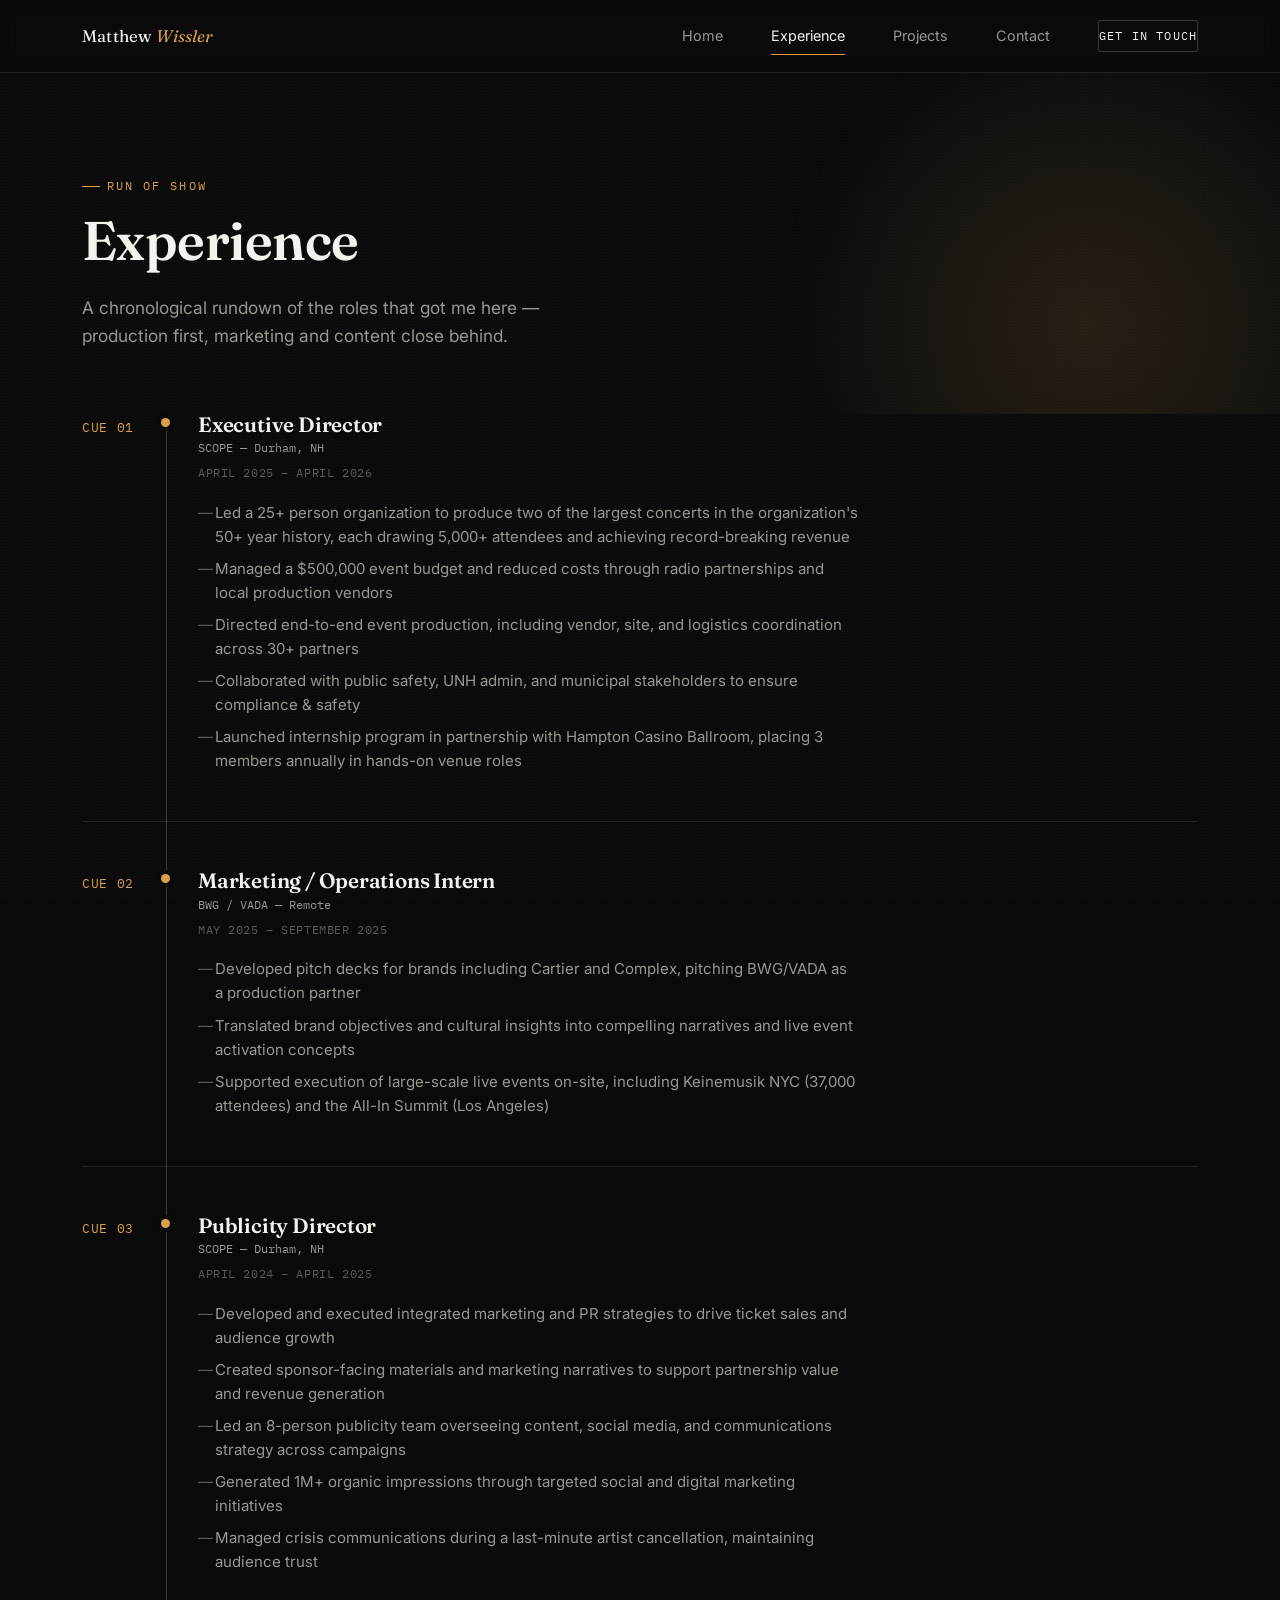
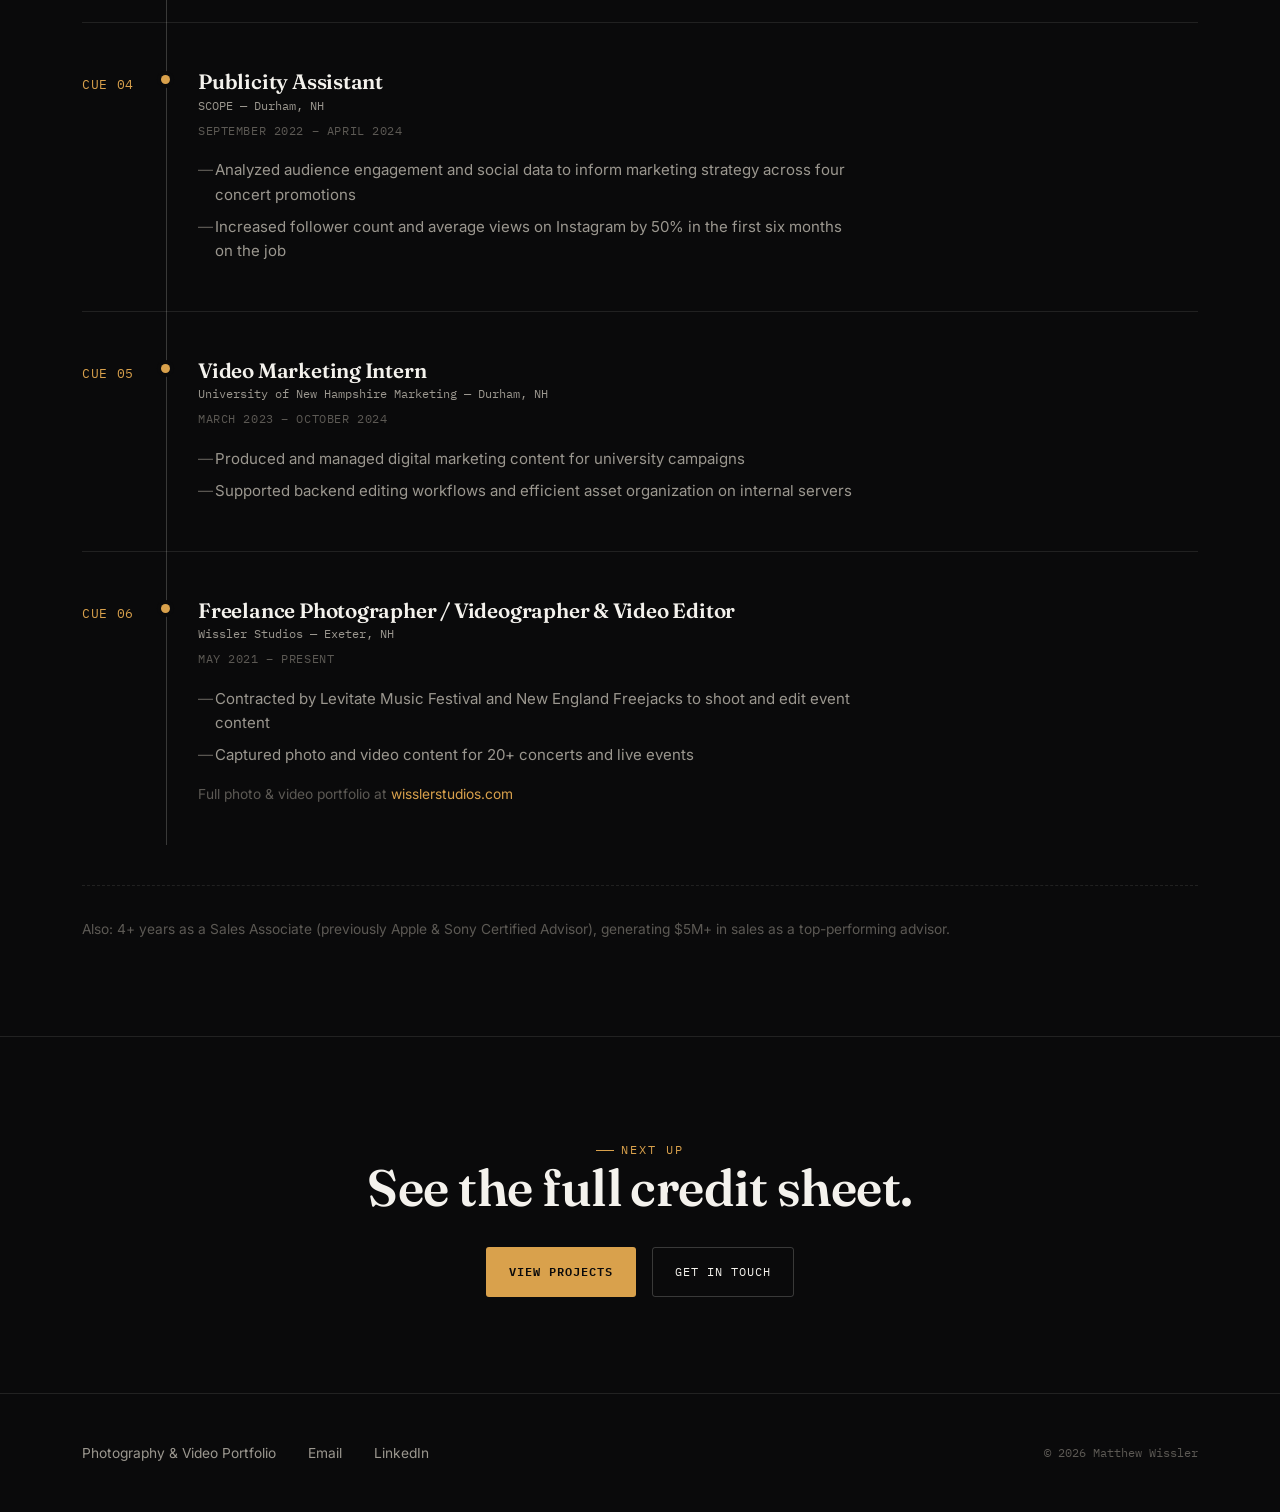
<file: wissler-events-site/experience.html>
<!DOCTYPE html>
<html lang="en">
<head>
<meta charset="UTF-8" />
<meta name="viewport" content="width=device-width, initial-scale=1.0" />
<title>Experience — Matthew Wissler</title>
<meta name="description" content="A run-of-show rundown of Matthew Wissler's experience: SCOPE, BWG/VADA, Wissler Studios, and UNH Marketing." />
<link rel="preconnect" href="https://fonts.googleapis.com" />
<link rel="preconnect" href="https://fonts.gstatic.com" crossorigin />
<link href="https://fonts.googleapis.com/css2?family=Fraunces:ital,wght@0,500;0,600;1,500;1,600&family=Inter:wght@400;500;600;700&family=IBM+Plex+Mono:wght@400;500&display=swap" rel="stylesheet" />
<link rel="stylesheet" href="css/style.css" />
</head>
<body>

<nav class="site-nav">
  <div class="container">
    <a href="index.html" class="nav-brand">Matthew <span>Wissler</span></a>
    <button class="nav-toggle" aria-label="Toggle menu" aria-expanded="false">☰</button>
    <div class="nav-links">
      <a href="index.html">Home</a>
      <a href="experience.html" aria-current="page">Experience</a>
      <a href="projects.html">Projects</a>
      <a href="contact.html">Contact</a>
      <a href="contact.html" class="nav-cta">Get In Touch</a>
    </div>
  </div>
</nav>

<header class="hero" style="padding-bottom: var(--sp-4);">
  <div class="container">
    <span class="eyebrow">Run Of Show</span>
    <h1 style="font-size: clamp(2.2rem, 4.4vw, 3.4rem); margin-top: var(--sp-2);">Experience</h1>
    <p class="hero-lede" style="margin-top: var(--sp-3);">A chronological rundown of the roles that got me here — production first, marketing and content close behind.</p>
  </div>
</header>

<section class="section" style="border-top: none; padding-top: 0;">
  <div class="container">
    <div class="rundown">

      <article class="cue reveal">
        <div class="cue-marker">
          <span class="cue-id">CUE 01</span>
          <span class="cue-dot"></span>
        </div>
        <div class="cue-body">
          <h3>Executive Director</h3>
          <div class="cue-org">SCOPE — Durham, NH</div>
          <span class="cue-date">April 2025 – April 2026</span>
          <ul class="cue-bullets">
            <li>Led a 25+ person organization to produce two of the largest concerts in the organization's 50+ year history, each drawing 5,000+ attendees and achieving record-breaking revenue</li>
            <li>Managed a $500,000 event budget and reduced costs through radio partnerships and local production vendors</li>
            <li>Directed end-to-end event production, including vendor, site, and logistics coordination across 30+ partners</li>
            <li>Collaborated with public safety, UNH admin, and municipal stakeholders to ensure compliance &amp; safety</li>
            <li>Launched internship program in partnership with Hampton Casino Ballroom, placing 3 members annually in hands-on venue roles</li>
          </ul>
        </div>
      </article>

      <article class="cue reveal">
        <div class="cue-marker">
          <span class="cue-id">CUE 02</span>
          <span class="cue-dot"></span>
        </div>
        <div class="cue-body">
          <h3>Marketing / Operations Intern</h3>
          <div class="cue-org">BWG / VADA — Remote</div>
          <span class="cue-date">May 2025 – September 2025</span>
          <ul class="cue-bullets">
            <li>Developed pitch decks for brands including Cartier and Complex, pitching BWG/VADA as a production partner</li>
            <li>Translated brand objectives and cultural insights into compelling narratives and live event activation concepts</li>
            <li>Supported execution of large-scale live events on-site, including Keinemusik NYC (37,000 attendees) and the All-In Summit (Los Angeles)</li>
          </ul>
        </div>
      </article>

      <article class="cue reveal">
        <div class="cue-marker">
          <span class="cue-id">CUE 03</span>
          <span class="cue-dot"></span>
        </div>
        <div class="cue-body">
          <h3>Publicity Director</h3>
          <div class="cue-org">SCOPE — Durham, NH</div>
          <span class="cue-date">April 2024 – April 2025</span>
          <ul class="cue-bullets">
            <li>Developed and executed integrated marketing and PR strategies to drive ticket sales and audience growth</li>
            <li>Created sponsor-facing materials and marketing narratives to support partnership value and revenue generation</li>
            <li>Led an 8-person publicity team overseeing content, social media, and communications strategy across campaigns</li>
            <li>Generated 1M+ organic impressions through targeted social and digital marketing initiatives</li>
            <li>Managed crisis communications during a last-minute artist cancellation, maintaining audience trust</li>
          </ul>
        </div>
      </article>

      <article class="cue reveal">
        <div class="cue-marker">
          <span class="cue-id">CUE 04</span>
          <span class="cue-dot"></span>
        </div>
        <div class="cue-body">
          <h3>Publicity Assistant</h3>
          <div class="cue-org">SCOPE — Durham, NH</div>
          <span class="cue-date">September 2022 – April 2024</span>
          <ul class="cue-bullets">
            <li>Analyzed audience engagement and social data to inform marketing strategy across four concert promotions</li>
            <li>Increased follower count and average views on Instagram by 50% in the first six months on the job</li>
          </ul>
        </div>
      </article>

      <article class="cue reveal">
        <div class="cue-marker">
          <span class="cue-id">CUE 05</span>
          <span class="cue-dot"></span>
        </div>
        <div class="cue-body">
          <h3>Video Marketing Intern</h3>
          <div class="cue-org">University of New Hampshire Marketing — Durham, NH</div>
          <span class="cue-date">March 2023 – October 2024</span>
          <ul class="cue-bullets">
            <li>Produced and managed digital marketing content for university campaigns</li>
            <li>Supported backend editing workflows and efficient asset organization on internal servers</li>
          </ul>
        </div>
      </article>

      <article class="cue reveal">
        <div class="cue-marker">
          <span class="cue-id">CUE 06</span>
          <span class="cue-dot"></span>
        </div>
        <div class="cue-body">
          <h3>Freelance Photographer / Videographer &amp; Video Editor</h3>
          <div class="cue-org">Wissler Studios — Exeter, NH</div>
          <span class="cue-date">May 2021 – Present</span>
          <ul class="cue-bullets">
            <li>Contracted by Levitate Music Festival and New England Freejacks to shoot and edit event content</li>
            <li>Captured photo and video content for 20+ concerts and live events</li>
          </ul>
          <div class="rundown-footnote" style="margin-top: var(--sp-2); padding-top: 0; border-top: none;">Full photo &amp; video portfolio at <a href="https://wisslerstudios.com" target="_blank" rel="noopener" style="color: var(--accent);">wisslerstudios.com</a></div>
        </div>
      </article>

    </div>

    <p class="rundown-footnote reveal">Also: 4+ years as a Sales Associate (previously Apple &amp; Sony Certified Advisor), generating $5M+ in sales as a top-performing advisor.</p>
  </div>
</section>

<section class="cta-band section">
  <div class="container">
    <span class="eyebrow">Next Up</span>
    <h2>See the full credit sheet.</h2>
    <div class="btn-row">
      <a href="projects.html" class="btn btn-primary">View Projects</a>
      <a href="contact.html" class="btn btn-ghost">Get In Touch</a>
    </div>
  </div>
</section>

<footer class="site-footer">
  <div class="container footer-grid">
    <div class="footer-links">
      <a href="https://wisslerstudios.com" target="_blank" rel="noopener">Photography &amp; Video Portfolio</a>
      <a href="mailto:matthewwissler21@gmail.com">Email</a>
      <a href="#" data-linkedin-placeholder>LinkedIn</a>
    </div>
    <span class="footer-copy">© 2026 Matthew Wissler</span>
  </div>
</footer>

<script src="js/main.js"></script>
</body>
</html>
</file>
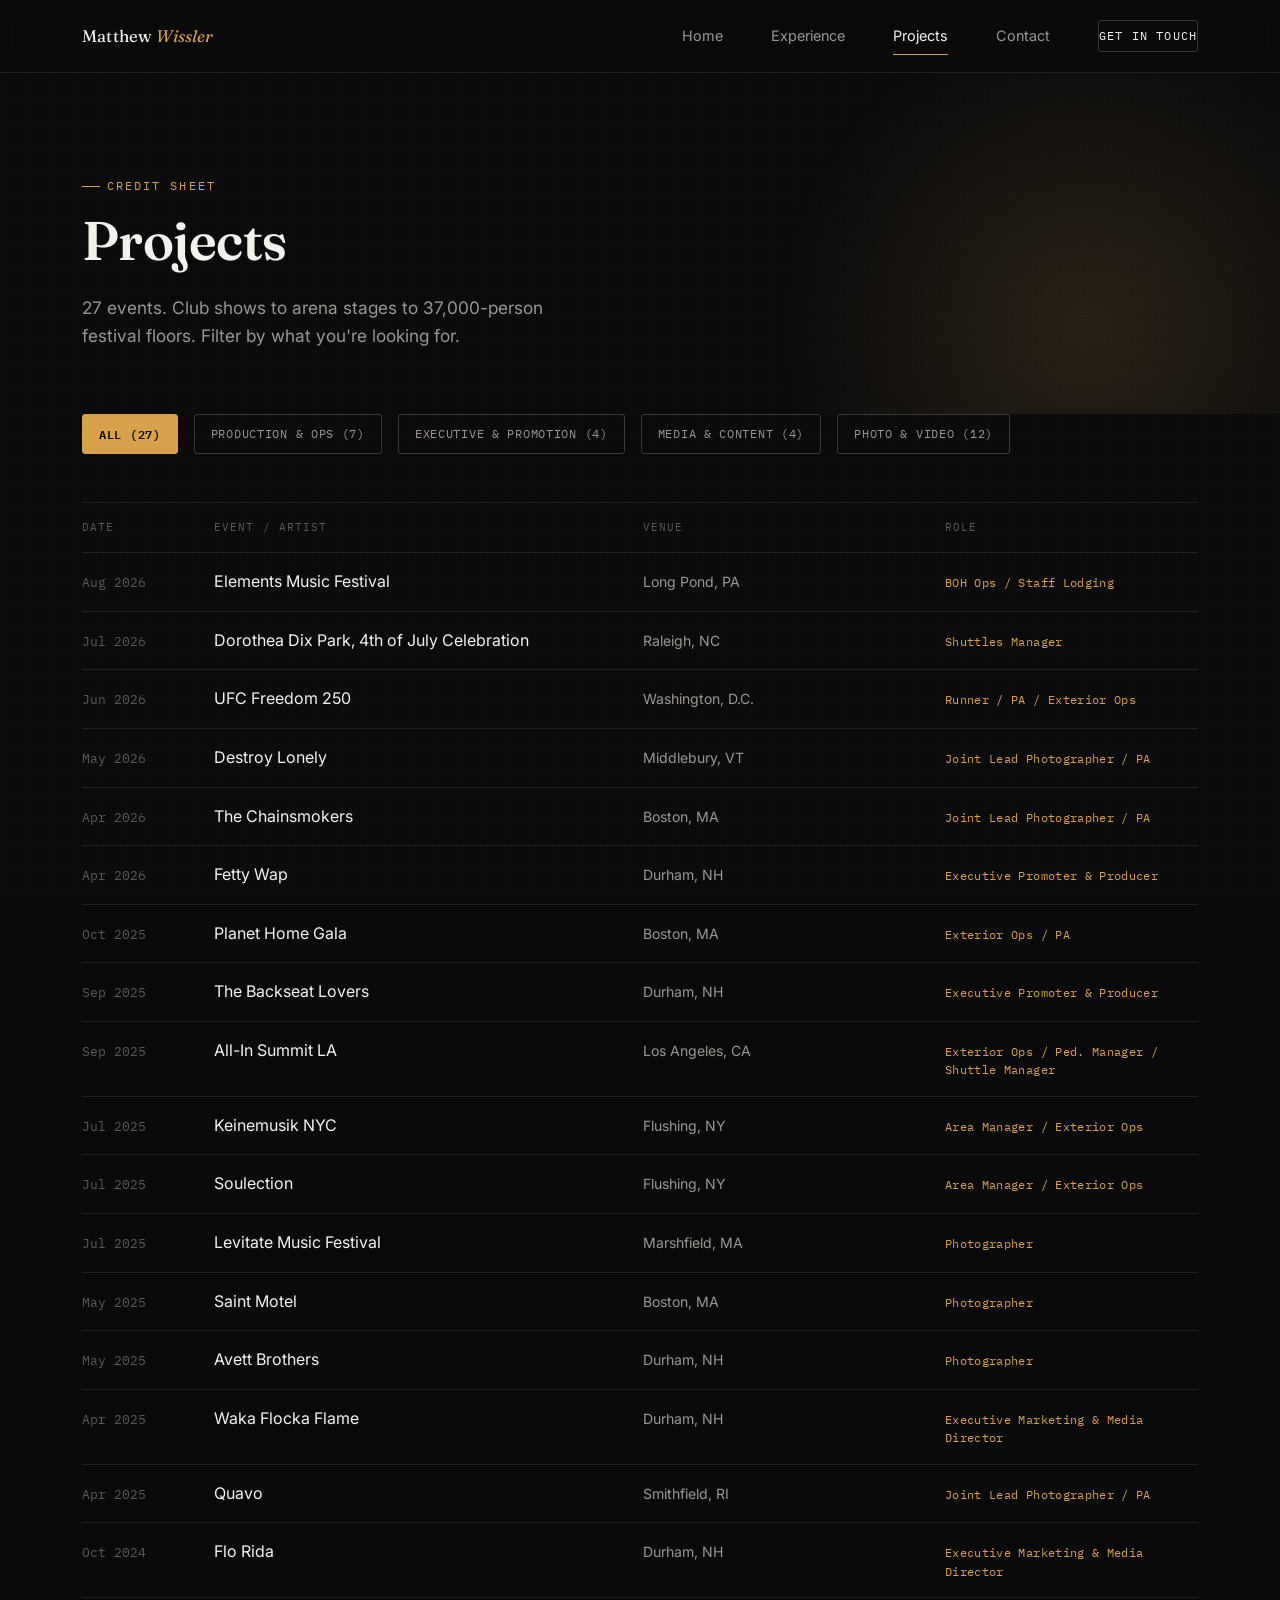
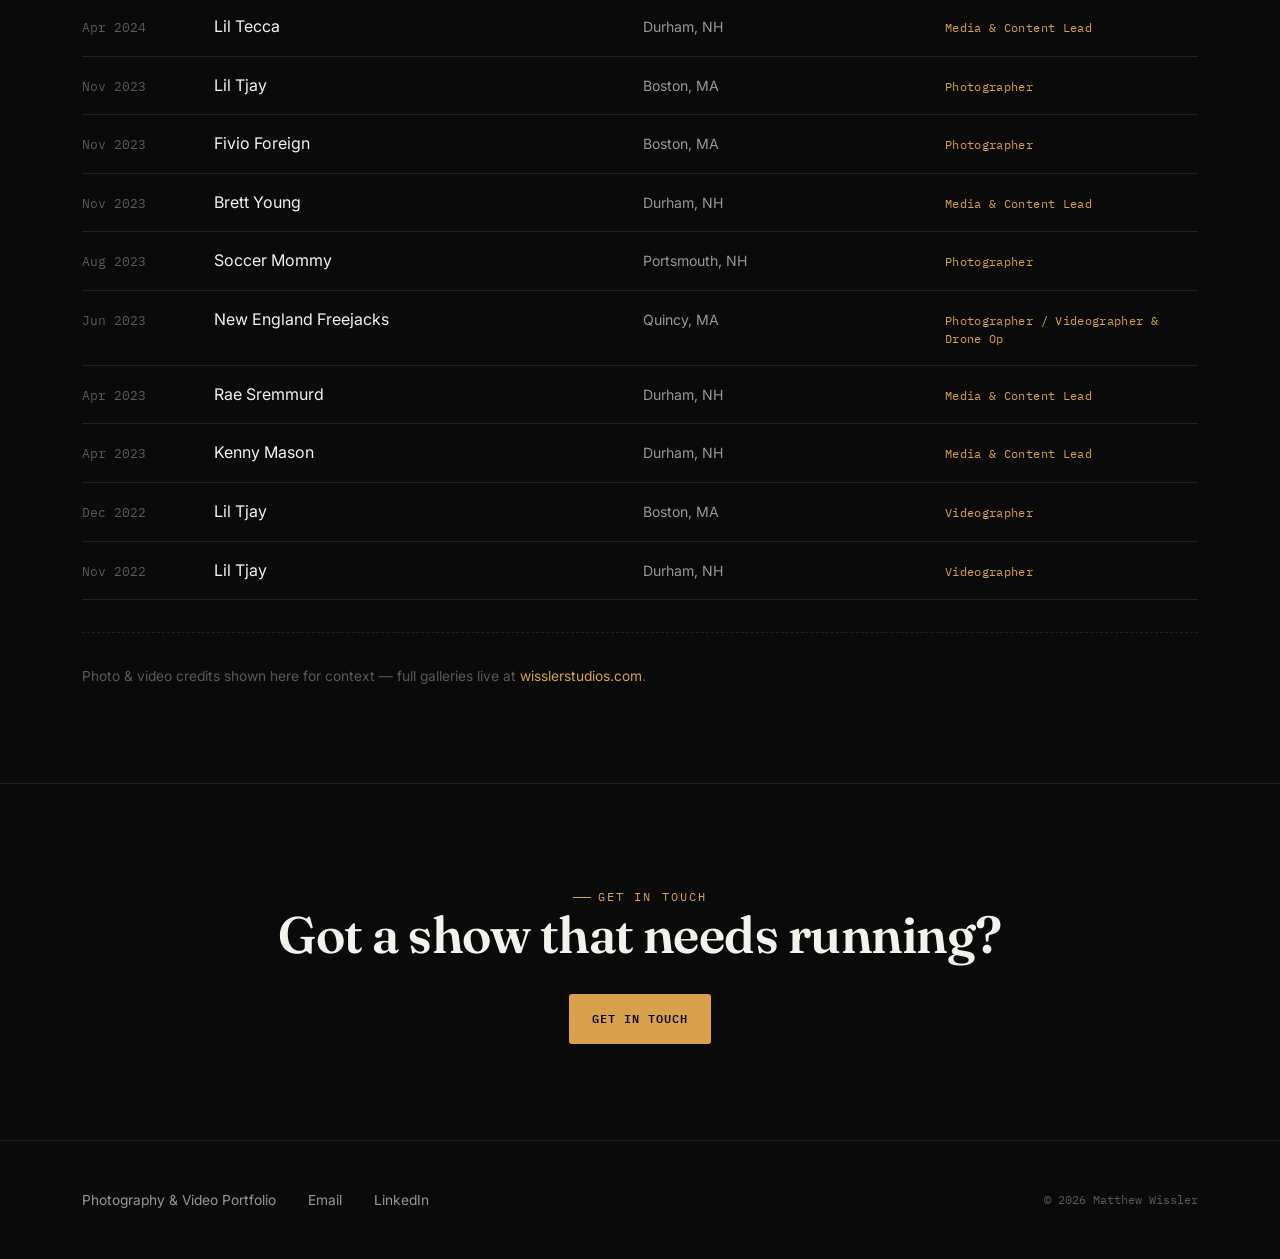
<file: wissler-events-site/projects.html>
<!DOCTYPE html>
<html lang="en">
<head>
<meta charset="UTF-8" />
<meta name="viewport" content="width=device-width, initial-scale=1.0" />
<title>Projects — Matthew Wissler</title>
<meta name="description" content="27 events and artist credits — production, promotion, media, and content work across venues, festivals, and arenas." />
<link rel="preconnect" href="https://fonts.googleapis.com" />
<link rel="preconnect" href="https://fonts.gstatic.com" crossorigin />
<link href="https://fonts.googleapis.com/css2?family=Fraunces:ital,wght@0,500;0,600;1,500;1,600&family=Inter:wght@400;500;600;700&family=IBM+Plex+Mono:wght@400;500&display=swap" rel="stylesheet" />
<link rel="stylesheet" href="css/style.css" />
</head>
<body>

<nav class="site-nav">
  <div class="container">
    <a href="index.html" class="nav-brand">Matthew <span>Wissler</span></a>
    <button class="nav-toggle" aria-label="Toggle menu" aria-expanded="false">☰</button>
    <div class="nav-links">
      <a href="index.html">Home</a>
      <a href="experience.html">Experience</a>
      <a href="projects.html" aria-current="page">Projects</a>
      <a href="contact.html">Contact</a>
      <a href="contact.html" class="nav-cta">Get In Touch</a>
    </div>
  </div>
</nav>

<header class="hero" style="padding-bottom: var(--sp-4);">
  <div class="container">
    <span class="eyebrow">Credit Sheet</span>
    <h1 style="font-size: clamp(2.2rem, 4.4vw, 3.4rem); margin-top: var(--sp-2);">Projects</h1>
    <p class="hero-lede" style="margin-top: var(--sp-3);">27 events. Club shows to arena stages to 37,000-person festival floors. Filter by what you're looking for.</p>
  </div>
</header>

<section class="section" style="border-top: none; padding-top: 0;">
  <div class="container">

    <div class="tabs reveal" role="tablist" aria-label="Filter projects by category">
      <button class="tab" data-filter="all" role="tab" aria-selected="true">All (27)</button>
      <button class="tab" data-filter="production" role="tab" aria-selected="false">Production &amp; Ops (7)</button>
      <button class="tab" data-filter="executive" role="tab" aria-selected="false">Executive &amp; Promotion (4)</button>
      <button class="tab" data-filter="media" role="tab" aria-selected="false">Media &amp; Content (4)</button>
      <button class="tab" data-filter="photo" role="tab" aria-selected="false">Photo &amp; Video (12)</button>
    </div>

    <div class="sheet reveal">
      <div class="sheet-row sheet-head" aria-hidden="true">
        <span>Date</span>
        <span>Event / Artist</span>
        <span>Venue</span>
        <span>Role</span>
      </div>

      <div class="sheet-row" data-category="production">
        <span class="sheet-date">Aug 2026</span>
        <span class="sheet-event">Elements Music Festival</span>
        <span class="sheet-venue">Long Pond, PA</span>
        <span class="sheet-role">BOH Ops / Staff Lodging</span>
      </div>
      <div class="sheet-row" data-category="production">
        <span class="sheet-date">Jul 2026</span>
        <span class="sheet-event">Dorothea Dix Park, 4th of July Celebration</span>
        <span class="sheet-venue">Raleigh, NC</span>
        <span class="sheet-role">Shuttles Manager</span>
      </div>
      <div class="sheet-row" data-category="production">
        <span class="sheet-date">Jun 2026</span>
        <span class="sheet-event">UFC Freedom 250</span>
        <span class="sheet-venue">Washington, D.C.</span>
        <span class="sheet-role">Runner / PA / Exterior Ops</span>
      </div>
      <div class="sheet-row" data-category="photo">
        <span class="sheet-date">May 2026</span>
        <span class="sheet-event">Destroy Lonely</span>
        <span class="sheet-venue">Middlebury, VT</span>
        <span class="sheet-role">Joint Lead Photographer / PA</span>
      </div>
      <div class="sheet-row" data-category="photo">
        <span class="sheet-date">Apr 2026</span>
        <span class="sheet-event">The Chainsmokers</span>
        <span class="sheet-venue">Boston, MA</span>
        <span class="sheet-role">Joint Lead Photographer / PA</span>
      </div>
      <div class="sheet-row" data-category="executive">
        <span class="sheet-date">Apr 2026</span>
        <span class="sheet-event">Fetty Wap</span>
        <span class="sheet-venue">Durham, NH</span>
        <span class="sheet-role">Executive Promoter &amp; Producer</span>
      </div>
      <div class="sheet-row" data-category="production">
        <span class="sheet-date">Oct 2025</span>
        <span class="sheet-event">Planet Home Gala</span>
        <span class="sheet-venue">Boston, MA</span>
        <span class="sheet-role">Exterior Ops / PA</span>
      </div>
      <div class="sheet-row" data-category="executive">
        <span class="sheet-date">Sep 2025</span>
        <span class="sheet-event">The Backseat Lovers</span>
        <span class="sheet-venue">Durham, NH</span>
        <span class="sheet-role">Executive Promoter &amp; Producer</span>
      </div>
      <div class="sheet-row" data-category="production">
        <span class="sheet-date">Sep 2025</span>
        <span class="sheet-event">All-In Summit LA</span>
        <span class="sheet-venue">Los Angeles, CA</span>
        <span class="sheet-role">Exterior Ops / Ped. Manager / Shuttle Manager</span>
      </div>
      <div class="sheet-row" data-category="production">
        <span class="sheet-date">Jul 2025</span>
        <span class="sheet-event">Keinemusik NYC</span>
        <span class="sheet-venue">Flushing, NY</span>
        <span class="sheet-role">Area Manager / Exterior Ops</span>
      </div>
      <div class="sheet-row" data-category="production">
        <span class="sheet-date">Jul 2025</span>
        <span class="sheet-event">Soulection</span>
        <span class="sheet-venue">Flushing, NY</span>
        <span class="sheet-role">Area Manager / Exterior Ops</span>
      </div>
      <div class="sheet-row" data-category="photo">
        <span class="sheet-date">Jul 2025</span>
        <span class="sheet-event">Levitate Music Festival</span>
        <span class="sheet-venue">Marshfield, MA</span>
        <span class="sheet-role">Photographer</span>
      </div>
      <div class="sheet-row" data-category="photo">
        <span class="sheet-date">May 2025</span>
        <span class="sheet-event">Saint Motel</span>
        <span class="sheet-venue">Boston, MA</span>
        <span class="sheet-role">Photographer</span>
      </div>
      <div class="sheet-row" data-category="photo">
        <span class="sheet-date">May 2025</span>
        <span class="sheet-event">Avett Brothers</span>
        <span class="sheet-venue">Durham, NH</span>
        <span class="sheet-role">Photographer</span>
      </div>
      <div class="sheet-row" data-category="executive">
        <span class="sheet-date">Apr 2025</span>
        <span class="sheet-event">Waka Flocka Flame</span>
        <span class="sheet-venue">Durham, NH</span>
        <span class="sheet-role">Executive Marketing &amp; Media Director</span>
      </div>
      <div class="sheet-row" data-category="photo">
        <span class="sheet-date">Apr 2025</span>
        <span class="sheet-event">Quavo</span>
        <span class="sheet-venue">Smithfield, RI</span>
        <span class="sheet-role">Joint Lead Photographer / PA</span>
      </div>
      <div class="sheet-row" data-category="executive">
        <span class="sheet-date">Oct 2024</span>
        <span class="sheet-event">Flo Rida</span>
        <span class="sheet-venue">Durham, NH</span>
        <span class="sheet-role">Executive Marketing &amp; Media Director</span>
      </div>
      <div class="sheet-row" data-category="media">
        <span class="sheet-date">Apr 2024</span>
        <span class="sheet-event">Lil Tecca</span>
        <span class="sheet-venue">Durham, NH</span>
        <span class="sheet-role">Media &amp; Content Lead</span>
      </div>
      <div class="sheet-row" data-category="photo">
        <span class="sheet-date">Nov 2023</span>
        <span class="sheet-event">Lil Tjay</span>
        <span class="sheet-venue">Boston, MA</span>
        <span class="sheet-role">Photographer</span>
      </div>
      <div class="sheet-row" data-category="photo">
        <span class="sheet-date">Nov 2023</span>
        <span class="sheet-event">Fivio Foreign</span>
        <span class="sheet-venue">Boston, MA</span>
        <span class="sheet-role">Photographer</span>
      </div>
      <div class="sheet-row" data-category="media">
        <span class="sheet-date">Nov 2023</span>
        <span class="sheet-event">Brett Young</span>
        <span class="sheet-venue">Durham, NH</span>
        <span class="sheet-role">Media &amp; Content Lead</span>
      </div>
      <div class="sheet-row" data-category="photo">
        <span class="sheet-date">Aug 2023</span>
        <span class="sheet-event">Soccer Mommy</span>
        <span class="sheet-venue">Portsmouth, NH</span>
        <span class="sheet-role">Photographer</span>
      </div>
      <div class="sheet-row" data-category="photo">
        <span class="sheet-date">Jun 2023</span>
        <span class="sheet-event">New England Freejacks</span>
        <span class="sheet-venue">Quincy, MA</span>
        <span class="sheet-role">Photographer / Videographer &amp; Drone Op</span>
      </div>
      <div class="sheet-row" data-category="media">
        <span class="sheet-date">Apr 2023</span>
        <span class="sheet-event">Rae Sremmurd</span>
        <span class="sheet-venue">Durham, NH</span>
        <span class="sheet-role">Media &amp; Content Lead</span>
      </div>
      <div class="sheet-row" data-category="media">
        <span class="sheet-date">Apr 2023</span>
        <span class="sheet-event">Kenny Mason</span>
        <span class="sheet-venue">Durham, NH</span>
        <span class="sheet-role">Media &amp; Content Lead</span>
      </div>
      <div class="sheet-row" data-category="photo">
        <span class="sheet-date">Dec 2022</span>
        <span class="sheet-event">Lil Tjay</span>
        <span class="sheet-venue">Boston, MA</span>
        <span class="sheet-role">Videographer</span>
      </div>
      <div class="sheet-row" data-category="photo">
        <span class="sheet-date">Nov 2022</span>
        <span class="sheet-event">Lil Tjay</span>
        <span class="sheet-venue">Durham, NH</span>
        <span class="sheet-role">Videographer</span>
      </div>

    </div>

    <p class="rundown-footnote reveal">Photo &amp; video credits shown here for context — full galleries live at <a href="https://wisslerstudios.com" target="_blank" rel="noopener" style="color: var(--accent);">wisslerstudios.com</a>.</p>
  </div>
</section>

<section class="cta-band section">
  <div class="container">
    <span class="eyebrow">Get In Touch</span>
    <h2>Got a show that needs running?</h2>
    <div class="btn-row">
      <a href="contact.html" class="btn btn-primary">Get In Touch</a>
    </div>
  </div>
</section>

<footer class="site-footer">
  <div class="container footer-grid">
    <div class="footer-links">
      <a href="https://wisslerstudios.com" target="_blank" rel="noopener">Photography &amp; Video Portfolio</a>
      <a href="mailto:matthewwissler21@gmail.com">Email</a>
      <a href="#" data-linkedin-placeholder>LinkedIn</a>
    </div>
    <span class="footer-copy">© 2026 Matthew Wissler</span>
  </div>
</footer>

<script src="js/main.js"></script>
</body>
</html>
</file>
<file: wissler-events-site/css/style.css>
/* ==========================================================================
   Matthew Wissler — Event Production Portfolio
   Design system: "backstage credential / run-of-show" — dark, minimal,
   grounded in live-event production paperwork (call sheets, cue sheets,
   all-access laminates, timecodes).
   ========================================================================== */

:root {
  /* Color */
  --bg: #0a0a0b;
  --bg-elevated: #141316;
  --bg-elevated-2: #1b1a1d;
  --text: #f4f2ed;
  --text-muted: #9b978f;
  --text-faint: #5c5954;
  --accent: #d9a14c;
  --accent-soft: rgba(217, 161, 76, 0.14);
  --accent-dim: #8a6b34;
  --line: rgba(244, 242, 237, 0.1);
  --line-strong: rgba(244, 242, 237, 0.2);
  --danger: #c9603f;

  /* Type */
  --font-display: "Fraunces", "Times New Roman", serif;
  --font-body: "Inter", -apple-system, BlinkMacSystemFont, sans-serif;
  --font-mono: "IBM Plex Mono", "SFMono-Regular", Consolas, monospace;

  /* Spacing (8px grid) */
  --sp-1: 0.5rem;
  --sp-2: 1rem;
  --sp-3: 1.5rem;
  --sp-4: 2rem;
  --sp-5: 3rem;
  --sp-6: 4rem;
  --sp-7: 6rem;
  --sp-8: 8rem;

  --max-w: 1180px;
  --radius: 3px;
}

* {
  box-sizing: border-box;
}

html {
  scroll-behavior: smooth;
}

@media (prefers-reduced-motion: reduce) {
  html {
    scroll-behavior: auto;
  }
  *,
  *::before,
  *::after {
    animation-duration: 0.001ms !important;
    animation-iteration-count: 1 !important;
    transition-duration: 0.001ms !important;
    scroll-behavior: auto !important;
  }
}

body {
  margin: 0;
  background: var(--bg);
  color: var(--text);
  font-family: var(--font-body);
  font-size: 16px;
  line-height: 1.6;
  -webkit-font-smoothing: antialiased;
}

body::before {
  /* faint film-grain / stage-haze texture over the whole page */
  content: "";
  position: fixed;
  inset: 0;
  pointer-events: none;
  z-index: 0;
  background-image: radial-gradient(circle at 1px 1px, rgba(244, 242, 237, 0.035) 1px, transparent 0);
  background-size: 3px 3px;
  opacity: 0.5;
}

img {
  max-width: 100%;
  display: block;
}

a {
  color: inherit;
  text-decoration: none;
}

h1, h2, h3, h4 {
  font-family: var(--font-display);
  font-weight: 600;
  line-height: 1.08;
  margin: 0;
  letter-spacing: -0.01em;
}

em, .italic {
  font-style: italic;
  font-weight: 500;
  color: var(--accent);
}

p {
  margin: 0;
}

.container {
  max-width: var(--max-w);
  margin: 0 auto;
  padding: 0 var(--sp-4);
}

@media (max-width: 640px) {
  .container {
    padding: 0 var(--sp-3);
  }
}

.eyebrow {
  font-family: var(--font-mono);
  font-size: 0.72rem;
  letter-spacing: 0.18em;
  text-transform: uppercase;
  color: var(--accent);
  display: inline-flex;
  align-items: center;
  gap: 0.6em;
}

.eyebrow::before {
  content: "";
  width: 18px;
  height: 1px;
  background: var(--accent);
  display: inline-block;
}

.text-muted {
  color: var(--text-muted);
}

/* ---------------------------------- Nav ---------------------------------- */

.site-nav {
  position: sticky;
  top: 0;
  z-index: 50;
  background: rgba(10, 10, 11, 0.82);
  backdrop-filter: blur(10px);
  border-bottom: 1px solid var(--line);
}

.site-nav .container {
  display: flex;
  align-items: center;
  justify-content: space-between;
  height: 72px;
}

.nav-brand {
  font-family: var(--font-display);
  font-size: 1.05rem;
  letter-spacing: 0.01em;
}

.nav-brand span {
  font-style: italic;
  color: var(--accent);
}

.nav-links {
  display: flex;
  align-items: center;
  gap: var(--sp-5);
  font-size: 0.9rem;
}

.nav-links a {
  color: var(--text-muted);
  position: relative;
  padding: 6px 0;
  transition: color 0.2s ease;
}

.nav-links a:hover,
.nav-links a:focus-visible,
.nav-links a[aria-current="page"] {
  color: var(--text);
}

.nav-links a[aria-current="page"]::after {
  content: "";
  position: absolute;
  left: 0;
  right: 0;
  bottom: -1px;
  height: 1px;
  background: var(--accent);
}

.nav-cta {
  font-family: var(--font-mono);
  font-size: 0.72rem;
  letter-spacing: 0.1em;
  text-transform: uppercase;
  border: 1px solid var(--line-strong);
  padding: 8px 14px;
  border-radius: var(--radius);
  color: var(--text) !important;
  transition: border-color 0.2s ease, background 0.2s ease;
}

.nav-cta:hover {
  border-color: var(--accent);
  background: var(--accent-soft);
}

.nav-toggle {
  display: none;
  background: none;
  border: 1px solid var(--line-strong);
  border-radius: var(--radius);
  color: var(--text);
  width: 40px;
  height: 40px;
  align-items: center;
  justify-content: center;
  cursor: pointer;
}

@media (max-width: 760px) {
  .nav-links {
    position: fixed;
    top: 72px;
    left: 0;
    right: 0;
    background: var(--bg-elevated);
    border-bottom: 1px solid var(--line);
    flex-direction: column;
    align-items: flex-start;
    gap: 0;
    padding: var(--sp-2) var(--sp-3) var(--sp-4);
    transform: translateY(-8px);
    opacity: 0;
    pointer-events: none;
    transition: opacity 0.2s ease, transform 0.2s ease;
  }
  .nav-links.open {
    opacity: 1;
    transform: translateY(0);
    pointer-events: auto;
  }
  .nav-links a {
    width: 100%;
    padding: 14px 0;
    border-bottom: 1px solid var(--line);
  }
  .nav-cta {
    margin-top: var(--sp-2);
  }
  .nav-toggle {
    display: inline-flex;
  }
}

/* -------------------------------- Buttons -------------------------------- */

.btn {
  display: inline-flex;
  align-items: center;
  gap: 0.5em;
  font-family: var(--font-mono);
  font-size: 0.78rem;
  letter-spacing: 0.08em;
  text-transform: uppercase;
  padding: 14px 22px;
  border-radius: var(--radius);
  border: 1px solid transparent;
  cursor: pointer;
  transition: all 0.2s ease;
}

.btn-primary {
  background: var(--accent);
  color: #0a0a0b;
  font-weight: 600;
}

.btn-primary:hover {
  background: #eab363;
}

.btn-ghost {
  border-color: var(--line-strong);
  color: var(--text);
}

.btn-ghost:hover {
  border-color: var(--accent);
  color: var(--accent);
}

.btn-row {
  display: flex;
  gap: var(--sp-2);
  flex-wrap: wrap;
}

/* --------------------------------- Hero ---------------------------------- */

.hero {
  position: relative;
  padding: var(--sp-7) 0 var(--sp-6);
  overflow: hidden;
}

.hero::before {
  content: "";
  position: absolute;
  top: -20%;
  right: -10%;
  width: 640px;
  height: 640px;
  background: radial-gradient(circle, var(--accent-soft) 0%, transparent 70%);
  pointer-events: none;
}

.hero-grid {
  position: relative;
  z-index: 1;
  display: grid;
  grid-template-columns: 1.15fr 0.85fr;
  gap: var(--sp-6);
  align-items: center;
}

@media (max-width: 900px) {
  .hero-grid {
    grid-template-columns: 1fr;
    gap: var(--sp-6);
  }
}

.hero h1 {
  font-size: clamp(2.4rem, 5.2vw, 4.1rem);
  margin: var(--sp-2) 0 var(--sp-3);
}

.hero-lede {
  max-width: 46ch;
  font-size: 1.08rem;
  color: var(--text-muted);
  margin-bottom: var(--sp-4);
}

.stat-row {
  display: flex;
  gap: var(--sp-5);
  margin: var(--sp-5) 0;
  flex-wrap: wrap;
}

.stat-row .stat-num {
  font-family: var(--font-mono);
  font-size: 1.6rem;
  color: var(--accent);
  display: block;
}

.stat-row .stat-label {
  font-size: 0.78rem;
  color: var(--text-muted);
}

/* ---------------------------- Credential badge ---------------------------- */
/* The signature element: an all-access event laminate. */

.credential {
  position: relative;
  width: 100%;
  max-width: 340px;
  margin: 0 auto;
  background: linear-gradient(165deg, var(--bg-elevated-2), var(--bg-elevated));
  border: 1px solid var(--line-strong);
  border-radius: 10px;
  padding: var(--sp-4) var(--sp-3) var(--sp-3);
  box-shadow: 0 30px 60px -20px rgba(0, 0, 0, 0.6);
}

.credential::before {
  /* lanyard punch hole */
  content: "";
  position: absolute;
  top: -13px;
  left: 50%;
  transform: translateX(-50%);
  width: 26px;
  height: 26px;
  border-radius: 50%;
  background: var(--bg);
  border: 1px solid var(--line-strong);
}

.credential-tag {
  text-align: center;
  font-family: var(--font-mono);
  font-size: 0.65rem;
  letter-spacing: 0.16em;
  color: var(--accent);
  margin-bottom: var(--sp-3);
  padding-bottom: var(--sp-2);
  border-bottom: 1px dashed var(--line-strong);
}

.credential-photo {
  width: 84px;
  height: 84px;
  border-radius: 50%;
  margin: 0 auto var(--sp-2);
  background: linear-gradient(135deg, var(--accent-dim), var(--accent));
  display: flex;
  align-items: center;
  justify-content: center;
  font-family: var(--font-display);
  font-style: italic;
  font-size: 1.9rem;
  color: #0a0a0b;
}

.credential-name {
  text-align: center;
  font-family: var(--font-display);
  font-size: 1.3rem;
}

.credential-role {
  text-align: center;
  font-size: 0.78rem;
  color: var(--text-muted);
  margin-top: 2px;
  margin-bottom: var(--sp-3);
}

.credential-fields {
  display: grid;
  grid-template-columns: 1fr 1fr;
  gap: var(--sp-2) var(--sp-3);
  font-family: var(--font-mono);
  font-size: 0.68rem;
  border-top: 1px solid var(--line);
  padding-top: var(--sp-3);
}

.credential-fields dt {
  color: var(--text-faint);
  letter-spacing: 0.08em;
  text-transform: uppercase;
}

.credential-fields dd {
  margin: 2px 0 0;
  color: var(--text);
}

.credential-barcode {
  margin-top: var(--sp-3);
  height: 26px;
  background: repeating-linear-gradient(
    90deg,
    var(--text-faint) 0px,
    var(--text-faint) 2px,
    transparent 2px,
    transparent 5px,
    var(--text-faint) 5px,
    var(--text-faint) 6px,
    transparent 6px,
    transparent 10px
  );
  opacity: 0.55;
}

.credential-small {
  max-width: 220px;
}

.credential-small .credential-photo {
  width: 56px;
  height: 56px;
  font-size: 1.2rem;
}

.credential-small .credential-name {
  font-size: 1rem;
}

/* ------------------------------- Section ---------------------------------- */

.section {
  padding: var(--sp-7) 0;
  border-top: 1px solid var(--line);
}

.section-head {
  max-width: 62ch;
  margin-bottom: var(--sp-6);
}

.section-head h2 {
  font-size: clamp(1.9rem, 3.4vw, 2.6rem);
  margin-top: var(--sp-2);
}

.section-head p {
  color: var(--text-muted);
  margin-top: var(--sp-2);
  font-size: 1.02rem;
}

/* ------------------------------ Credit strip ------------------------------- */

.credit-strip {
  display: flex;
  flex-wrap: wrap;
  gap: var(--sp-5);
  align-items: center;
  padding: var(--sp-5) 0;
  border-top: 1px solid var(--line);
  border-bottom: 1px solid var(--line);
}

.credit-strip span {
  font-family: var(--font-mono);
  font-size: 0.82rem;
  letter-spacing: 0.06em;
  color: var(--text-faint);
  text-transform: uppercase;
}

/* -------------------------------- Pillars ---------------------------------- */

.pillars {
  display: grid;
  grid-template-columns: repeat(3, 1fr);
  gap: 1px;
  background: var(--line);
  border: 1px solid var(--line);
}

@media (max-width: 760px) {
  .pillars {
    grid-template-columns: 1fr;
  }
}

.pillar {
  background: var(--bg);
  padding: var(--sp-4);
  transition: background 0.2s ease;
}

.pillar:hover {
  background: var(--bg-elevated);
}

.pillar .pillar-num {
  font-family: var(--font-mono);
  font-size: 0.75rem;
  color: var(--accent);
}

.pillar h3 {
  font-size: 1.15rem;
  margin: var(--sp-2) 0 var(--sp-1);
}

.pillar p {
  color: var(--text-muted);
  font-size: 0.92rem;
}

.pillar .pillar-link {
  display: inline-block;
  margin-top: var(--sp-2);
  font-family: var(--font-mono);
  font-size: 0.72rem;
  color: var(--text-muted);
  letter-spacing: 0.05em;
}

.pillar:hover .pillar-link {
  color: var(--accent);
}

/* --------------------------- Run-of-show timeline --------------------------- */

.rundown {
  position: relative;
}

.rundown::before {
  content: "";
  position: absolute;
  left: 84px;
  top: 8px;
  bottom: 8px;
  width: 1px;
  background: var(--line-strong);
}

@media (max-width: 640px) {
  .rundown::before {
    left: 0;
  }
}

.cue {
  position: relative;
  display: grid;
  grid-template-columns: 84px 1fr;
  gap: var(--sp-4);
  padding: var(--sp-5) 0;
  border-bottom: 1px solid var(--line);
}

.cue:first-child {
  padding-top: 0;
}

.cue:last-child {
  border-bottom: none;
}

@media (max-width: 640px) {
  .cue {
    grid-template-columns: 1fr;
    gap: var(--sp-2);
  }
}

.cue-marker {
  font-family: var(--font-mono);
  position: relative;
}

.cue-marker .cue-id {
  color: var(--accent);
  font-size: 0.8rem;
  letter-spacing: 0.05em;
}

.cue-marker .cue-dot {
  position: absolute;
  left: 79px;
  top: 4px;
  width: 9px;
  height: 9px;
  border-radius: 50%;
  background: var(--accent);
  box-shadow: 0 0 0 4px var(--bg);
}

@media (max-width: 640px) {
  .cue-marker .cue-dot {
    display: none;
  }
}

.cue-body h3 {
  font-size: 1.3rem;
}

.cue-org {
  font-family: var(--font-mono);
  font-size: 0.78rem;
  color: var(--text-muted);
  margin-top: 2px;
}

.cue-date {
  font-family: var(--font-mono);
  font-size: 0.72rem;
  color: var(--text-faint);
  letter-spacing: 0.05em;
  text-transform: uppercase;
  margin-top: 6px;
  display: inline-block;
}

.cue-bullets {
  list-style: none;
  margin: var(--sp-2) 0 0;
  padding: 0;
  display: grid;
  gap: 8px;
  max-width: 66ch;
}

.cue-bullets li {
  position: relative;
  padding-left: 1.1em;
  color: var(--text-muted);
  font-size: 0.94rem;
}

.cue-bullets li::before {
  content: "—";
  position: absolute;
  left: 0;
  color: var(--text-faint);
}

.rundown-footnote {
  margin-top: var(--sp-4);
  padding-top: var(--sp-4);
  border-top: 1px dashed var(--line);
  font-size: 0.86rem;
  color: var(--text-faint);
}

/* --------------------------------- Tabs ------------------------------------ */

.tabs {
  display: flex;
  gap: var(--sp-2);
  flex-wrap: wrap;
  margin-bottom: var(--sp-5);
}

.tab {
  font-family: var(--font-mono);
  font-size: 0.74rem;
  letter-spacing: 0.06em;
  text-transform: uppercase;
  padding: 9px 16px;
  border: 1px solid var(--line-strong);
  border-radius: var(--radius);
  background: transparent;
  color: var(--text-muted);
  cursor: pointer;
  transition: all 0.2s ease;
}

.tab:hover {
  color: var(--text);
  border-color: var(--text-muted);
}

.tab[aria-selected="true"] {
  background: var(--accent);
  border-color: var(--accent);
  color: #0a0a0b;
  font-weight: 600;
}

/* ------------------------------- Credit sheet ------------------------------- */

.sheet {
  border-top: 1px solid var(--line);
}

.sheet-row {
  display: grid;
  grid-template-columns: 108px 1.6fr 1.1fr 1fr;
  gap: var(--sp-3);
  padding: var(--sp-2) 0;
  border-bottom: 1px solid var(--line);
  align-items: baseline;
  transition: opacity 0.15s ease;
}

.sheet-head {
  font-family: var(--font-mono);
  font-size: 0.68rem;
  letter-spacing: 0.1em;
  text-transform: uppercase;
  color: var(--text-faint);
  padding-bottom: var(--sp-2);
}

.sheet-date {
  font-family: var(--font-mono);
  font-size: 0.8rem;
  color: var(--text-faint);
}

.sheet-event {
  font-size: 1rem;
}

.sheet-venue {
  font-size: 0.88rem;
  color: var(--text-muted);
}

.sheet-role {
  font-family: var(--font-mono);
  font-size: 0.72rem;
  letter-spacing: 0.03em;
  color: var(--accent);
}

@media (max-width: 700px) {
  .sheet-row {
    grid-template-columns: 1fr;
    gap: 4px;
    padding: var(--sp-3) 0;
  }
  .sheet-head {
    display: none;
  }
  .sheet-date {
    order: -1;
  }
}

.sheet-row.is-hidden {
  display: none;
}

/* --------------------------------- CTA band --------------------------------- */

.cta-band {
  text-align: center;
  padding: var(--sp-7) 0;
}

.cta-band h2 {
  font-size: clamp(2rem, 4vw, 3.2rem);
  margin-bottom: var(--sp-4);
}

.cta-band .btn-row {
  justify-content: center;
}

/* -------------------------------- Contact page ------------------------------ */

.contact-grid {
  display: grid;
  grid-template-columns: 1fr 0.7fr;
  gap: var(--sp-7);
  align-items: start;
}

@media (max-width: 860px) {
  .contact-grid {
    grid-template-columns: 1fr;
  }
}

.contact-list {
  list-style: none;
  margin: var(--sp-4) 0 0;
  padding: 0;
}

.contact-list li {
  border-top: 1px solid var(--line);
  padding: var(--sp-3) 0;
}

.contact-list li:last-child {
  border-bottom: 1px solid var(--line);
}

.contact-list .label {
  font-family: var(--font-mono);
  font-size: 0.7rem;
  letter-spacing: 0.1em;
  text-transform: uppercase;
  color: var(--text-faint);
  display: block;
  margin-bottom: 4px;
}

.contact-list .value {
  font-size: 1.15rem;
}

.contact-list a.value:hover {
  color: var(--accent);
}

/* --------------------------------- Footer ----------------------------------- */

.site-footer {
  border-top: 1px solid var(--line);
  padding: var(--sp-5) 0;
}

.footer-grid {
  display: flex;
  justify-content: space-between;
  align-items: center;
  flex-wrap: wrap;
  gap: var(--sp-3);
}

.footer-links {
  display: flex;
  gap: var(--sp-4);
  font-size: 0.86rem;
  color: var(--text-muted);
}

.footer-links a:hover {
  color: var(--accent);
}

.footer-copy {
  font-family: var(--font-mono);
  font-size: 0.72rem;
  color: var(--text-faint);
}

/* ------------------------------- Reveal on scroll ---------------------------- */

.reveal {
  opacity: 0;
  transform: translateY(14px);
  transition: opacity 0.6s ease, transform 0.6s ease;
}

.reveal.in-view {
  opacity: 1;
  transform: translateY(0);
}

/* ------------------------------- Focus states -------------------------------- */

a:focus-visible,
button:focus-visible {
  outline: 2px solid var(--accent);
  outline-offset: 3px;
}
</file>
<file: css/style.css>
/* ==========================================================================
   Matthew Wissler — Event Production Portfolio
   Design system: "backstage credential / run-of-show" — dark, minimal,
   grounded in live-event production paperwork (call sheets, cue sheets,
   all-access laminates, timecodes).
   ========================================================================== */

/* Druk Wide Bold — licensed commercial typeface (Commercial Type), self-hosted
   from assets/fonts/. Note: Druk has no italic cut, so italicized titles
   render as a browser-synthesized oblique rather than a true italic. */
@font-face {
  font-family: "Druk Wide Bold";
  src: url("../assets/fonts/DrukWideBold.woff2") format("woff2"), url("../assets/fonts/DrukWideBold.woff") format("woff");
  font-weight: 700;
  font-style: normal;
  font-display: swap;
}

/* Endless — self-hosted from assets/fonts/. Missing a few glyphs (notably
   the em dash), which is why Inter stays in the --font-body stack right
   behind it: browsers automatically fall back per-character for anything
   Endless doesn't cover, so this is a silent, automatic fix. */
@font-face {
  font-family: "Endless";
  src: url("../assets/fonts/endless.woff2") format("woff2"), url("../assets/fonts/endless.woff") format("woff");
  font-weight: 400;
  font-style: normal;
  font-display: swap;
}

:root {
  /* Color */
  --bg: #0a0a0b;
  --bg-elevated: #141316;
  --bg-elevated-2: #1b1a1d;
  --text: #f4f2ed;
  --text-muted: #9b978f;
  --text-faint: #5c5954;
  --accent: #5e76d9;
  --accent-soft: rgba(94, 118, 217, 0.14);
  --accent-dim: #35407a;
  --line: rgba(244, 242, 237, 0.1);
  --line-strong: rgba(244, 242, 237, 0.2);
  --danger: #c9603f;

  /* Type */
  --font-display: "Druk Wide Bold", "Fraunces", "Times New Roman", serif;
  --font-body: "Endless", "Inter", -apple-system, BlinkMacSystemFont, sans-serif;
  --font-mono: "Source Code Pro", "SFMono-Regular", Consolas, monospace;

  /* Spacing (8px grid) */
  --sp-1: 0.5rem;
  --sp-2: 1rem;
  --sp-3: 1.5rem;
  --sp-4: 2rem;
  --sp-5: 3rem;
  --sp-6: 4rem;
  --sp-7: 6rem;
  --sp-8: 8rem;

  --max-w: 1180px;
  --radius: 3px;
}

* {
  box-sizing: border-box;
}

html {
  scroll-behavior: smooth;
}

@media (prefers-reduced-motion: reduce) {
  html {
    scroll-behavior: auto;
  }
  *,
  *::before,
  *::after {
    animation-duration: 0.001ms !important;
    animation-iteration-count: 1 !important;
    transition-duration: 0.001ms !important;
    scroll-behavior: auto !important;
  }
}

body {
  margin: 0;
  background: var(--bg);
  color: var(--text);
  font-family: var(--font-body);
  font-size: 16px;
  line-height: 1.6;
  -webkit-font-smoothing: antialiased;
  overflow-x: hidden;
}

body::before {
  /* faint film-grain / stage-haze texture over the whole page */
  content: "";
  position: fixed;
  inset: 0;
  pointer-events: none;
  z-index: 0;
  background-image: radial-gradient(circle at 1px 1px, rgba(244, 242, 237, 0.035) 1px, transparent 0);
  background-size: 3px 3px;
  opacity: 0.5;
}

img {
  max-width: 100%;
  display: block;
}

a {
  color: inherit;
  text-decoration: none;
}

button {
  font-family: inherit;
  appearance: none;
  -webkit-appearance: none;
  -moz-appearance: none;
  background: none;
  border: none;
}

h1, h2, h3, h4 {
  font-family: var(--font-display);
  font-weight: 600;
  line-height: 1.08;
  margin: 0;
  letter-spacing: -0.01em;
}

em, .italic {
  font-style: italic;
  font-weight: 500;
  color: var(--accent);
}

p {
  margin: 0;
}

.container {
  max-width: var(--max-w);
  margin: 0 auto;
  padding: 0 var(--sp-4);
}

@media (max-width: 640px) {
  .container {
    padding: 0 var(--sp-3);
  }
}

.eyebrow {
  font-family: var(--font-mono);
  font-size: 0.72rem;
  letter-spacing: 0.18em;
  text-transform: uppercase;
  color: var(--accent);
  display: inline-flex;
  align-items: center;
  gap: 0.6em;
}

.eyebrow::before {
  content: "";
  width: 18px;
  height: 1px;
  background: var(--accent);
  display: inline-block;
}

.text-muted {
  color: var(--text-muted);
}

/* ---------------------------------- Nav ---------------------------------- */

.site-nav {
  position: sticky;
  top: 0;
  z-index: 50;
  background: rgba(10, 10, 11, 0.82);
  backdrop-filter: blur(10px);
  border-bottom: 1px solid var(--line);
}

.site-nav .container {
  display: flex;
  align-items: center;
  justify-content: space-between;
  height: 72px;
}

.nav-brand {
  font-family: var(--font-display);
  font-size: 1.05rem;
  letter-spacing: 0.01em;
}

.nav-links {
  display: flex;
  align-items: center;
  gap: var(--sp-5);
  font-size: 0.9rem;
}

.nav-links a {
  color: var(--text-muted);
  position: relative;
  padding: 6px 0;
  transition: color 0.2s ease;
}

.nav-links a:hover,
.nav-links a:focus-visible,
.nav-links a[aria-current="page"] {
  color: var(--text);
}

.nav-links a[aria-current="page"]::after {
  content: "";
  position: absolute;
  left: 0;
  right: 0;
  bottom: -1px;
  height: 1px;
  background: var(--accent);
}

.nav-cta {
  font-family: var(--font-mono);
  font-size: 0.72rem;
  letter-spacing: 0.1em;
  text-transform: uppercase;
  border: 1px solid var(--line-strong);
  padding: 8px 14px;
  border-radius: var(--radius);
  color: var(--text) !important;
  transition: border-color 0.2s ease, background 0.2s ease;
}

.nav-links a.nav-cta {
  padding: 9px 18px;
}

.nav-cta:hover {
  border-color: var(--text);
  background: rgba(244, 242, 237, 0.08);
}

.nav-toggle {
  display: none;
  background: none;
  border: 1px solid var(--line-strong);
  border-radius: var(--radius);
  color: var(--text);
  width: 40px;
  height: 40px;
  align-items: center;
  justify-content: center;
  cursor: pointer;
}

@media (max-width: 760px) {
  .nav-links {
    position: fixed;
    top: 72px;
    left: 0;
    right: 0;
    background: var(--bg-elevated);
    border-bottom: 1px solid var(--line);
    flex-direction: column;
    align-items: flex-start;
    gap: 0;
    padding: var(--sp-2) var(--sp-3) var(--sp-4);
    transform: translateY(-8px);
    opacity: 0;
    pointer-events: none;
    transition: opacity 0.2s ease, transform 0.2s ease;
  }
  .nav-links.open {
    opacity: 1;
    transform: translateY(0);
    pointer-events: auto;
  }
  .nav-links a {
    width: 100%;
    padding: 14px 0;
    border-bottom: 1px solid var(--line);
  }
  .nav-cta {
    margin-top: var(--sp-2);
  }
  .nav-links a.nav-cta {
    padding: 12px 18px;
    width: auto;
  }
  .nav-toggle {
    display: inline-flex;
  }
}

/* -------------------------------- Buttons -------------------------------- */

.btn {
  display: inline-flex;
  align-items: center;
  gap: 0.5em;
  font-family: var(--font-mono);
  font-size: 0.78rem;
  letter-spacing: 0.08em;
  text-transform: uppercase;
  padding: 14px 22px;
  border-radius: var(--radius);
  border: 1px solid transparent;
  cursor: pointer;
  transition: all 0.2s ease;
}

.btn-primary {
  background: var(--text);
  color: var(--bg);
  font-weight: 600;
}

.btn-primary:hover {
  background: #d8d6d0;
}

.btn-ghost {
  border-color: var(--line-strong);
  color: var(--text);
}

.btn-ghost:hover {
  border-color: var(--text);
  color: var(--text);
  background: rgba(244, 242, 237, 0.06);
}

.btn-row {
  display: flex;
  gap: var(--sp-2);
  flex-wrap: wrap;
}

/* --------------------------------- Hero ---------------------------------- */

.hero {
  position: relative;
  padding: var(--sp-7) 0 var(--sp-6);
  overflow: hidden;
}

.hero::before {
  content: "";
  position: absolute;
  top: -20%;
  right: -10%;
  width: 640px;
  height: 640px;
  background: radial-gradient(circle, var(--accent-soft) 0%, transparent 70%);
  pointer-events: none;
}

.hero-grid {
  position: relative;
  z-index: 1;
  display: grid;
  grid-template-columns: 1.15fr 0.85fr;
  gap: var(--sp-6);
  align-items: center;
}

@media (max-width: 900px) {
  .hero-grid {
    grid-template-columns: 1fr;
    gap: var(--sp-6);
  }
}

.hero h1 {
  font-size: clamp(2.4rem, 5.2vw, 4.1rem);
  margin: var(--sp-2) 0 var(--sp-3);
}

.hero-lede {
  max-width: 46ch;
  font-size: 1.08rem;
  color: var(--text-muted);
  margin-bottom: var(--sp-4);
}

.stat-row {
  display: flex;
  gap: var(--sp-5);
  margin: var(--sp-5) 0;
  flex-wrap: wrap;
}

.stat-row .stat-num {
  font-family: var(--font-mono);
  font-size: 1.6rem;
  color: var(--accent);
  display: block;
}

.stat-row .stat-label {
  font-size: 0.78rem;
  color: var(--text-muted);
}

/* ------------------------------- Home hero --------------------------------- */
/* Minimal title-card hero: name, tagline, three buttons. No stats, no badge. */

.home-hero {
  position: relative;
  text-align: center;
  padding: var(--sp-8) 0 var(--sp-7);
  overflow: hidden;
}

.home-hero::before {
  content: "";
  position: absolute;
  top: -30%;
  left: 50%;
  transform: translateX(-50%);
  width: 900px;
  height: 900px;
  background: radial-gradient(circle, var(--accent-soft) 0%, transparent 68%);
  pointer-events: none;
}

.home-title {
  position: relative;
  z-index: 1;
  font-size: clamp(2.8rem, 8vw, 5.6rem);
  margin: var(--sp-3) 0 0;
}

/* Home title: Druk Wide outlines draw in on load, then fill solid and the
   stroke fades out. Fully filled by default; the animation only plays the
   intro on top of that. */
.home-title {
  line-height: 1;
  --lit1: var(--text);
  --lit2: rgba(244, 242, 237, 0.65);
}
.home-title .sr {
  position: absolute; width: 1px; height: 1px; overflow: hidden;
  clip: rect(0 0 0 0); white-space: nowrap;
}
.hn-stack { display: block; position: relative; width: clamp(15rem, 44vw, 30rem); max-width: 100%; margin: 0 auto; }
.hero-svg { display: block; width: 100%; height: auto; overflow: visible; }
.hero-svg .o {
  --k: calc(var(--l) * .4s + var(--i) * .08s);
  /* Resting state is the finished name: solid fill, no stroke. The animations
     below only play the intro on top of it, so the name never disappears. */
  fill: var(--lit1); fill-opacity: 1;
  stroke: var(--lit1); stroke-width: 16; stroke-linejoin: round;
  stroke-opacity: 0; stroke-dasharray: 1; stroke-dashoffset: 0;
  animation:
    hn-draw .9s cubic-bezier(.5,0,.2,1) calc(.3s + var(--k)) both,
    hn-fill .7s ease 2.1s backwards,
    hn-unstroke .6s ease 2.5s both;
}
.hero-svg .ln2 .o { fill: var(--lit2); stroke: var(--lit2); }
@keyframes hn-draw {
  from { stroke-dashoffset: 1; stroke-opacity: 1; }
  to { stroke-dashoffset: 0; stroke-opacity: 1; }
}
@keyframes hn-fill { from { fill-opacity: 0; } }
@keyframes hn-unstroke {
  from { stroke-opacity: 1; }
  to { stroke-opacity: 0; }
}
@media (prefers-reduced-motion: reduce) {
  .hero-svg .o { animation: none; }
}

.home-subtitle {
  display: block;
  font-family: var(--font-mono);
  font-size: clamp(0.7rem, 1.6vw, 0.95rem);
  letter-spacing: 0.32em;
  text-transform: uppercase;
  color: var(--accent);
  margin-top: var(--sp-3);
}

.home-location {
  display: block;
  font-family: var(--font-mono);
  font-size: clamp(0.65rem, 1.3vw, 0.8rem);
  letter-spacing: 0.24em;
  text-transform: uppercase;
  color: var(--text-muted);
  margin-top: var(--sp-2);
}

.home-hero .btn-row {
  position: relative;
  z-index: 1;
  justify-content: center;
  margin-top: var(--sp-5);
}

/* ------------------------------- Photo placeholder --------------------------- */
/* Stand-in for a real photo on the Contact page. Swap the containing div for
   an <img class="photo-placeholder"> and this sizing/border/radius still
   applies cleanly — just drop the fill div. */

.photo-placeholder {
  width: 100%;
  max-width: 300px;
  aspect-ratio: 4 / 5;
  margin: 0 auto;
  border-radius: 10px;
  overflow: hidden;
  border: 1px solid var(--line-strong);
  position: relative;
}

picture.photo-placeholder {
  display: block;
}

picture.photo-placeholder img {
  width: 100%;
  height: 100%;
  object-fit: cover;
  display: block;
}

.photo-placeholder-fill {
  position: absolute;
  inset: 0;
  display: flex;
  align-items: center;
  justify-content: center;
  background: radial-gradient(circle at 30% 25%, var(--accent-soft), transparent 60%), linear-gradient(160deg, var(--bg-elevated-2), var(--bg-elevated));
  color: var(--text-faint);
}

.photo-placeholder-fill svg {
  width: 44px;
  height: 44px;
  opacity: 0.45;
}

img.photo-placeholder {
  object-fit: cover;
}

/* ---------------------------- Credential badge ---------------------------- */
/* The signature element: an all-access event laminate. */

.credential {
  position: relative;
  width: 100%;
  max-width: 340px;
  margin: 0 auto;
  background: linear-gradient(165deg, var(--bg-elevated-2), var(--bg-elevated));
  border: 1px solid var(--line-strong);
  border-radius: 10px;
  padding: var(--sp-4) var(--sp-3) var(--sp-3);
  box-shadow: 0 30px 60px -20px rgba(0, 0, 0, 0.6);
}

.credential::before {
  /* lanyard punch hole */
  content: "";
  position: absolute;
  top: -13px;
  left: 50%;
  transform: translateX(-50%);
  width: 26px;
  height: 26px;
  border-radius: 50%;
  background: var(--bg);
  border: 1px solid var(--line-strong);
}

.credential-tag {
  text-align: center;
  font-family: var(--font-mono);
  font-size: 0.65rem;
  letter-spacing: 0.16em;
  color: var(--accent);
  margin-bottom: var(--sp-3);
  padding-bottom: var(--sp-2);
  border-bottom: 1px dashed var(--line-strong);
}

.credential-photo {
  width: 84px;
  height: 84px;
  border-radius: 50%;
  margin: 0 auto var(--sp-2);
  background: linear-gradient(135deg, var(--accent-dim), var(--accent));
  display: flex;
  align-items: center;
  justify-content: center;
  font-family: var(--font-display);
  font-style: italic;
  font-size: 1.9rem;
  color: #0a0a0b;
}

.credential-name {
  text-align: center;
  font-family: var(--font-display);
  font-size: 1.3rem;
}

.credential-role {
  text-align: center;
  font-size: 0.78rem;
  color: var(--text-muted);
  margin-top: 2px;
  margin-bottom: var(--sp-3);
}

.credential-fields {
  display: grid;
  grid-template-columns: 1fr 1fr;
  gap: var(--sp-2) var(--sp-3);
  font-family: var(--font-mono);
  font-size: 0.68rem;
  border-top: 1px solid var(--line);
  padding-top: var(--sp-3);
}

.credential-fields dt {
  color: var(--text-faint);
  letter-spacing: 0.08em;
  text-transform: uppercase;
}

.credential-fields dd {
  margin: 2px 0 0;
  color: var(--text);
}

.credential-barcode {
  margin-top: var(--sp-3);
  height: 26px;
  background: repeating-linear-gradient(
    90deg,
    var(--text-faint) 0px,
    var(--text-faint) 2px,
    transparent 2px,
    transparent 5px,
    var(--text-faint) 5px,
    var(--text-faint) 6px,
    transparent 6px,
    transparent 10px
  );
  opacity: 0.55;
}

.credential-small {
  max-width: 220px;
}

.credential-small .credential-photo {
  width: 56px;
  height: 56px;
  font-size: 1.2rem;
}

.credential-small .credential-name {
  font-size: 1rem;
}

/* ------------------------------- Section ---------------------------------- */

.section {
  padding: var(--sp-7) 0;
  border-top: 1px solid var(--line);
}

.section-head {
  max-width: 62ch;
  margin-bottom: var(--sp-6);
}

.section-head h2 {
  font-size: clamp(1.9rem, 3.4vw, 2.6rem);
  margin-top: var(--sp-2);
}

.section-head p {
  color: var(--text-muted);
  margin-top: var(--sp-2);
  font-size: 1.02rem;
}

/* ------------------------------ Credit strip ------------------------------- */

.credit-strip {
  display: flex;
  flex-wrap: wrap;
  gap: var(--sp-5);
  align-items: center;
  padding: var(--sp-5) 0;
  border-top: 1px solid var(--line);
  border-bottom: 1px solid var(--line);
}

.credit-strip span {
  font-family: var(--font-mono);
  font-size: 0.82rem;
  letter-spacing: 0.06em;
  color: var(--text-faint);
  text-transform: uppercase;
}

/* -------------------------------- Pillars ---------------------------------- */

.pillars {
  display: grid;
  grid-template-columns: repeat(3, 1fr);
  gap: 1px;
  background: var(--line);
  border: 1px solid var(--line);
}

@media (max-width: 760px) {
  .pillars {
    grid-template-columns: 1fr;
  }
}

.pillar {
  background: var(--bg);
  padding: var(--sp-4);
  transition: background 0.2s ease;
}

.pillar:hover {
  background: var(--bg-elevated);
}

.pillar .pillar-num {
  font-family: var(--font-mono);
  font-size: 0.75rem;
  color: var(--accent);
}

.pillar h3 {
  font-size: 1.15rem;
  margin: var(--sp-2) 0 var(--sp-1);
}

.pillar p {
  color: var(--text-muted);
  font-size: 0.92rem;
}

.pillar .pillar-link {
  display: inline-block;
  margin-top: var(--sp-2);
  font-family: var(--font-mono);
  font-size: 0.72rem;
  color: var(--text-muted);
  letter-spacing: 0.05em;
}

.pillar:hover .pillar-link {
  color: var(--accent);
}

/* --------------------------- Run-of-show timeline --------------------------- */

.rundown {
  position: relative;
}

.rundown::before {
  content: "";
  position: absolute;
  left: 150px;
  top: 8px;
  bottom: 8px;
  width: 1px;
  background: var(--line-strong);
}

@media (max-width: 640px) {
  .rundown::before {
    left: 0;
  }
}

.cue {
  position: relative;
  display: grid;
  grid-template-columns: 150px 1fr;
  gap: var(--sp-4);
  padding: var(--sp-5) 0;
  border-bottom: 1px solid var(--line);
}

.cue:first-child {
  padding-top: 0;
}

.cue:last-child {
  border-bottom: none;
}

@media (max-width: 640px) {
  .cue {
    grid-template-columns: 1fr;
    gap: var(--sp-2);
  }
}

.cue-marker {
  font-family: var(--font-mono);
  position: relative;
}

.cue-marker .cue-id {
  color: var(--accent);
  font-size: 0.74rem;
  letter-spacing: 0.03em;
  text-transform: uppercase;
}

.cue-marker .cue-dot {
  position: absolute;
  left: 145px;
  top: 4px;
  width: 9px;
  height: 9px;
  border-radius: 50%;
  background: var(--accent);
  box-shadow: 0 0 0 4px var(--bg);
}

@media (max-width: 640px) {
  .cue-marker .cue-dot {
    display: none;
  }
}

.cue-body h3 {
  font-size: 1.3rem;
}

.cue-org {
  font-family: var(--font-mono);
  font-size: 0.78rem;
  color: var(--text-muted);
  margin-top: 2px;
}

.cue-bullets {
  list-style: none;
  margin: var(--sp-2) 0 0;
  padding: 0;
  display: grid;
  gap: 8px;
  max-width: 66ch;
}

.cue-bullets li {
  position: relative;
  padding-left: 1.1em;
  color: var(--text-muted);
  font-size: 0.94rem;
}

.cue-bullets li::before {
  content: "—";
  position: absolute;
  left: 0;
  color: var(--text-faint);
}

.rundown-footnote {
  margin-top: var(--sp-4);
  padding-top: var(--sp-4);
  border-top: 1px dashed var(--line);
  font-size: 0.86rem;
  color: var(--text-faint);
}

/* --------------------------------- Tabs ------------------------------------ */

.tabs {
  display: flex;
  gap: var(--sp-2);
  flex-wrap: wrap;
  margin-bottom: var(--sp-5);
}

.tab {
  font-family: var(--font-mono);
  font-size: 0.74rem;
  letter-spacing: 0.06em;
  text-transform: uppercase;
  padding: 9px 16px;
  border: 1px solid var(--line-strong);
  border-radius: var(--radius);
  background: transparent;
  color: var(--text-muted);
  cursor: pointer;
  transition: all 0.2s ease;
}

.tab:hover {
  color: var(--text);
  border-color: var(--text-muted);
}

.tab[aria-selected="true"] {
  background: var(--text);
  border-color: var(--text);
  color: var(--bg);
  font-weight: 600;
}

/* ------------------------------- Credit sheet ------------------------------- */

.sheet {
  border-top: 1px solid var(--line);
}

.sheet-row {
  display: grid;
  grid-template-columns: 108px 1.6fr 1.1fr 1fr;
  gap: var(--sp-3);
  padding: var(--sp-2) 0;
  border-bottom: 1px solid var(--line);
  align-items: baseline;
  transition: opacity 0.15s ease;
}

.sheet-head {
  font-family: var(--font-mono);
  font-size: 0.68rem;
  letter-spacing: 0.1em;
  text-transform: uppercase;
  color: var(--text-faint);
  padding-bottom: var(--sp-2);
}

.sheet-date {
  font-family: var(--font-mono);
  font-size: 0.8rem;
  color: var(--text-faint);
}

.sheet-event {
  font-size: 1rem;
}

.sheet-venue {
  font-size: 0.88rem;
  color: var(--text-muted);
}

.sheet-role {
  font-family: var(--font-mono);
  font-size: 0.72rem;
  letter-spacing: 0.03em;
  color: var(--accent);
}

@media (max-width: 700px) {
  .sheet-row {
    grid-template-columns: 1fr;
    gap: 4px;
    padding: var(--sp-3) 0;
  }
  .sheet-head {
    display: none;
  }
  .sheet-date {
    order: -1;
  }
}

.sheet-row.is-hidden {
  display: none;
}

/* ------------------------------- Projects list -------------------------------- */
/* Every project is listed at full page width as a thin row. Hovering (or
   keyboard-focusing, or tapping on touch) grows that row in place to reveal
   a three-image gallery, then it shrinks back on mouseleave/blur. Pure CSS
   transitions — scrolling itself is completely native, untouched by JS. */

.reveal-list {
  margin-top: var(--sp-2);
  display: flex;
  flex-direction: column;
  align-items: center;
  /* full-bleed: break out of the .container max-width to reach viewport edges */
  width: 100vw;
  position: relative;
  left: 50%;
  right: 50%;
  margin-left: -50vw;
  margin-right: -50vw;
}

.reveal-project {
  width: 100%;
  display: flex;
  justify-content: center;
}

.reveal-project.is-hidden {
  display: none;
}

.rp-card {
  position: relative;
  width: 100%;
  height: 64px;
  border-radius: 0;
  background: var(--bg-elevated);
  border-top: 1px solid var(--line-strong);
  border-bottom: 1px solid var(--line-strong);
  overflow: hidden;
  margin: 0;
  padding: 14px clamp(20px, 4vw, 56px);
  cursor: pointer;
  outline: none;
  box-shadow: none;
  z-index: 1;
  transition: height 0.4s cubic-bezier(0.22, 1, 0.36, 1), padding 0.4s cubic-bezier(0.22, 1, 0.36, 1),
    box-shadow 0.4s ease;
}

.reveal-project + .reveal-project .rp-card {
  border-top: none;
}

.rp-card.is-hovering,
.rp-card:focus,
.rp-card.is-open {
  height: 460px;
  padding: 28px clamp(20px, 4vw, 56px);
  z-index: 5;
  box-shadow: 0 24px 60px -20px rgba(0, 0, 0, 0.55);
}

/* No-photo entries: shorter expanded height, just enough for the text */
.rp-card.compact.is-hovering,
.rp-card.compact:focus,
.rp-card.compact.is-open {
  height: 160px;
}

.rp-card:focus-visible {
  outline: 2px solid var(--accent);
  outline-offset: -2px;
}

.rp-collapsed-label,
.rp-expanded {
  position: absolute;
  inset: 0;
  display: flex;
  flex-direction: column;
  align-items: center;
  justify-content: center;
  text-align: center;
}

.rp-collapsed-label {
  font-family: var(--font-mono);
  font-size: 0.8rem;
  color: var(--text-muted);
  white-space: nowrap;
  overflow: hidden;
  text-overflow: ellipsis;
  max-width: 100%;
  opacity: 1;
  transition: opacity 0.25s ease;
}

.rp-card.is-hovering .rp-collapsed-label,
.rp-card:focus .rp-collapsed-label,
.rp-card.is-open .rp-collapsed-label {
  opacity: 0;
}

.rp-expanded {
  opacity: 0;
  transition: opacity 0.3s ease 0.08s;
}

.rp-card.is-hovering .rp-expanded,
.rp-card:focus .rp-expanded,
.rp-card.is-open .rp-expanded {
  opacity: 1;
}

.rp-index {
  font-family: var(--font-mono);
  font-size: 0.7rem;
  letter-spacing: 0.14em;
  color: var(--text-faint);
}

.rp-title {
  font-family: var(--font-display);
  font-style: italic;
  font-weight: 600;
  font-size: clamp(1.2rem, 2.4vw, 1.9rem);
  margin: 6px 0 0;
  color: var(--text);
}

.rp-meta {
  font-family: var(--font-mono);
  font-size: 0.76rem;
  letter-spacing: 0.03em;
  color: var(--text-muted);
  margin-top: 8px;
}

.rp-meta .rp-role {
  color: var(--accent);
}

.rp-gallery {
  display: flex;
  gap: 12px;
  margin-top: 14px;
  width: 100%;
  max-width: 1200px;
  justify-content: center;
  flex-wrap: wrap;
}

.rp-media {
  flex: 0 0 auto;
  width: auto;
  height: 260px;
  aspect-ratio: 4 / 3; /* fallback for placeholder tiles without a real photo */
  border-radius: 6px;
  overflow: hidden;
  position: relative;
}

@media (max-width: 700px) {
  .rp-media {
    height: 190px;
  }
}

.rp-media picture {
  display: block;
  width: 100%;
  height: 100%;
}

.rp-media picture img {
  width: 100%;
  height: 100%;
  object-fit: cover;
  display: block;
}

.rp-media-fill {
  position: absolute;
  inset: 0;
  display: flex;
  align-items: center;
  justify-content: center;
  color: var(--text-faint);
}

.rp-media-fill svg {
  width: 22px;
  height: 22px;
  opacity: 0.5;
}

.rp-media img {
  width: 100%;
  height: 100%;
  object-fit: cover;
  display: block;
}

.rp-media.variant-a .rp-media-fill {
  background: radial-gradient(circle at 30% 22%, var(--accent-soft), transparent 60%), linear-gradient(160deg, #1b1a1d, #0a0a0b);
}

.rp-media.variant-b .rp-media-fill {
  background: radial-gradient(circle at 72% 80%, var(--accent-soft), transparent 55%), linear-gradient(205deg, #17161a, #0a0a0b);
}

.rp-media.variant-c .rp-media-fill {
  background: radial-gradient(circle at 50% 50%, var(--accent-soft), transparent 65%), linear-gradient(120deg, #141316, #0a0a0b);
}

/* Note: prefers-reduced-motion is already handled globally at the top of this
   file (all transition-durations collapse to near-0), so hovering a card for
   reduced-motion users still works, it just snaps instead of animating. */

/* ----------------------------------- Jump nav -------------------------------- */
/* Sticky "jump to" strip beneath the main nav, for skipping directly to a
   project rather than scrolling the whole list. On mobile it collapses
   behind a toggle button — 25 wrapped full-name pills is too much sticky
   real estate on a narrow screen otherwise. */

.jump-nav {
  position: sticky;
  top: 72px;
  z-index: 40;
  background: rgba(10, 10, 11, 0.88);
  backdrop-filter: blur(8px);
  border-bottom: 1px solid var(--line);
}

.jump-nav-toggle {
  display: none;
  width: 100%;
  align-items: center;
  justify-content: center;
  gap: 8px;
  background: none;
  border: none;
  color: var(--text-muted);
  font-family: var(--font-mono);
  font-size: 0.72rem;
  letter-spacing: 0.08em;
  text-transform: uppercase;
  padding: 12px var(--sp-3);
  cursor: pointer;
}

.jump-nav-toggle svg {
  width: 14px;
  height: 14px;
  transition: transform 0.2s ease;
}

.jump-nav-toggle[aria-expanded="true"] svg {
  transform: rotate(180deg);
}

.jump-nav-track {
  display: flex;
  flex-wrap: wrap;
  justify-content: center;
  gap: 6px 8px;
  padding: 12px var(--sp-4);
}

@media (max-width: 760px) {
  .jump-nav-toggle {
    display: flex;
  }

  .jump-nav-track {
    display: none;
    padding: 0 var(--sp-3);
  }

  .jump-nav-track.is-open {
    display: flex;
    max-height: 55vh;
    overflow-y: auto;
    padding: 12px var(--sp-3) 14px;
    -webkit-overflow-scrolling: touch;
  }
}

.jump-nav a {
  flex: 0 0 auto;
  font-family: var(--font-mono);
  font-size: 0.68rem;
  letter-spacing: 0.02em;
  color: var(--text-faint);
  border: 1px solid var(--line);
  border-radius: 999px;
  padding: 5px 12px;
  white-space: nowrap;
  transition: color 0.15s ease, border-color 0.15s ease, background 0.15s ease;
}

.jump-nav a:hover {
  color: var(--text);
  border-color: var(--line-strong);
}

.jump-nav a.is-active {
  color: var(--bg);
  background: var(--text);
  border-color: var(--text);
  font-weight: 600;
}

.jump-nav a.is-hidden {
  display: none;
}

/* --------------------------------- CTA band --------------------------------- */

.cta-band {
  text-align: center;
  padding: var(--sp-7) 0;
}

.cta-band h2 {
  font-size: clamp(2rem, 4vw, 3.2rem);
  margin-bottom: var(--sp-4);
}

.cta-band .btn-row {
  justify-content: center;
}

/* -------------------------------- Contact page ------------------------------ */

.contact-grid {
  display: grid;
  grid-template-columns: 1fr 0.7fr;
  gap: var(--sp-7);
  align-items: start;
}

@media (max-width: 860px) {
  .contact-grid {
    grid-template-columns: 1fr;
  }
}

.contact-list {
  list-style: none;
  margin: var(--sp-4) 0 0;
  padding: 0;
}

.contact-list li {
  border-top: 1px solid var(--line);
  padding: var(--sp-3) 0;
}

.contact-list li:last-child {
  border-bottom: 1px solid var(--line);
}

.contact-list .label {
  font-family: var(--font-mono);
  font-size: 0.7rem;
  letter-spacing: 0.1em;
  text-transform: uppercase;
  color: var(--text-faint);
  display: block;
  margin-bottom: 4px;
}

.contact-list .value {
  font-size: 1.15rem;
}

.contact-list a.value:hover {
  color: var(--accent);
}

/* --------------------------------- Footer ----------------------------------- */

.site-footer {
  border-top: 1px solid var(--line);
  padding: var(--sp-5) 0;
}

.footer-grid {
  display: flex;
  justify-content: space-between;
  align-items: center;
  flex-wrap: wrap;
  gap: var(--sp-3);
}

.footer-links {
  display: flex;
  gap: var(--sp-4);
  font-size: 0.86rem;
  color: var(--text-muted);
}

.footer-links a:hover {
  color: var(--accent);
}

.footer-copy {
  font-family: var(--font-mono);
  font-size: 0.72rem;
  color: var(--text-faint);
}

/* ------------------------------- Reveal on scroll ---------------------------- */

.reveal {
  opacity: 0;
  transform: translateY(14px);
  transition: opacity 0.6s ease, transform 0.6s ease;
}

.reveal.in-view {
  opacity: 1;
  transform: translateY(0);
}

/* ------------------------------- Focus states -------------------------------- */

a:focus-visible,
button:focus-visible {
  outline: 2px solid var(--accent);
  outline-offset: 3px;
}
</file>
